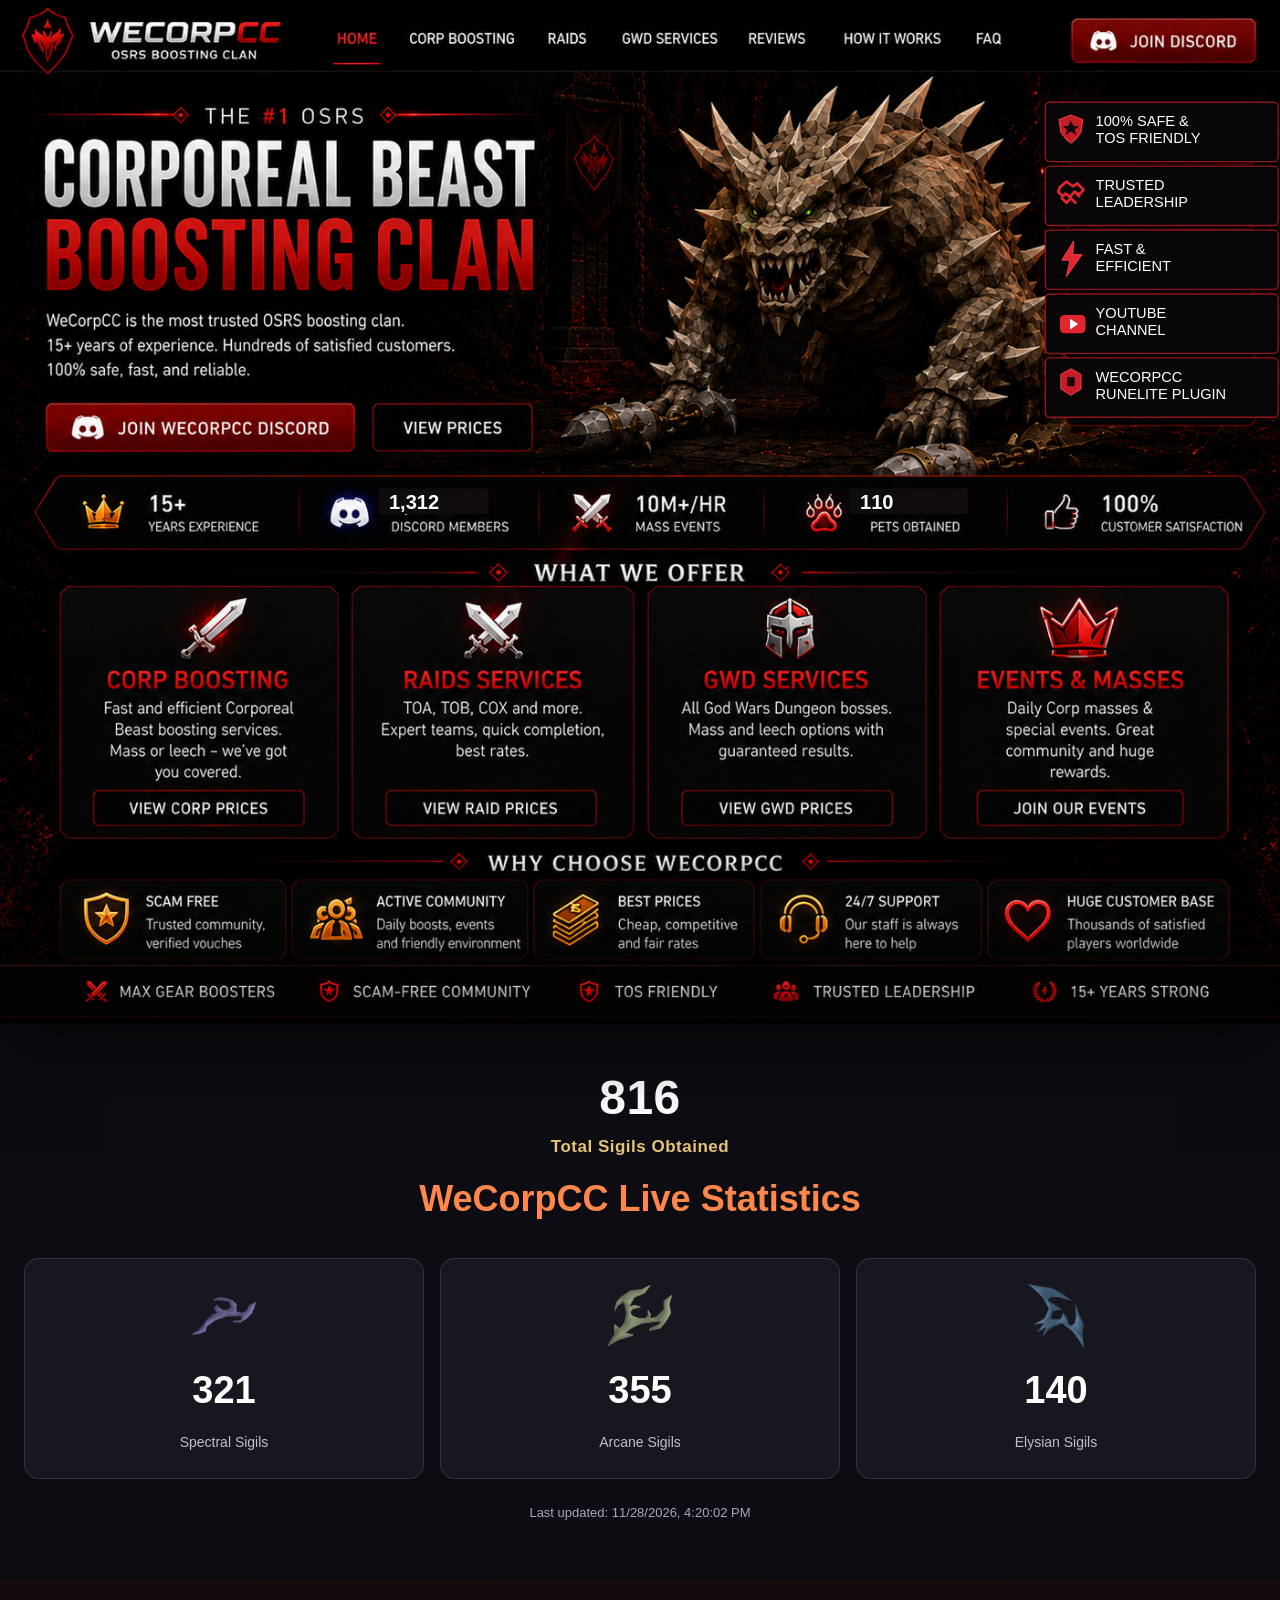
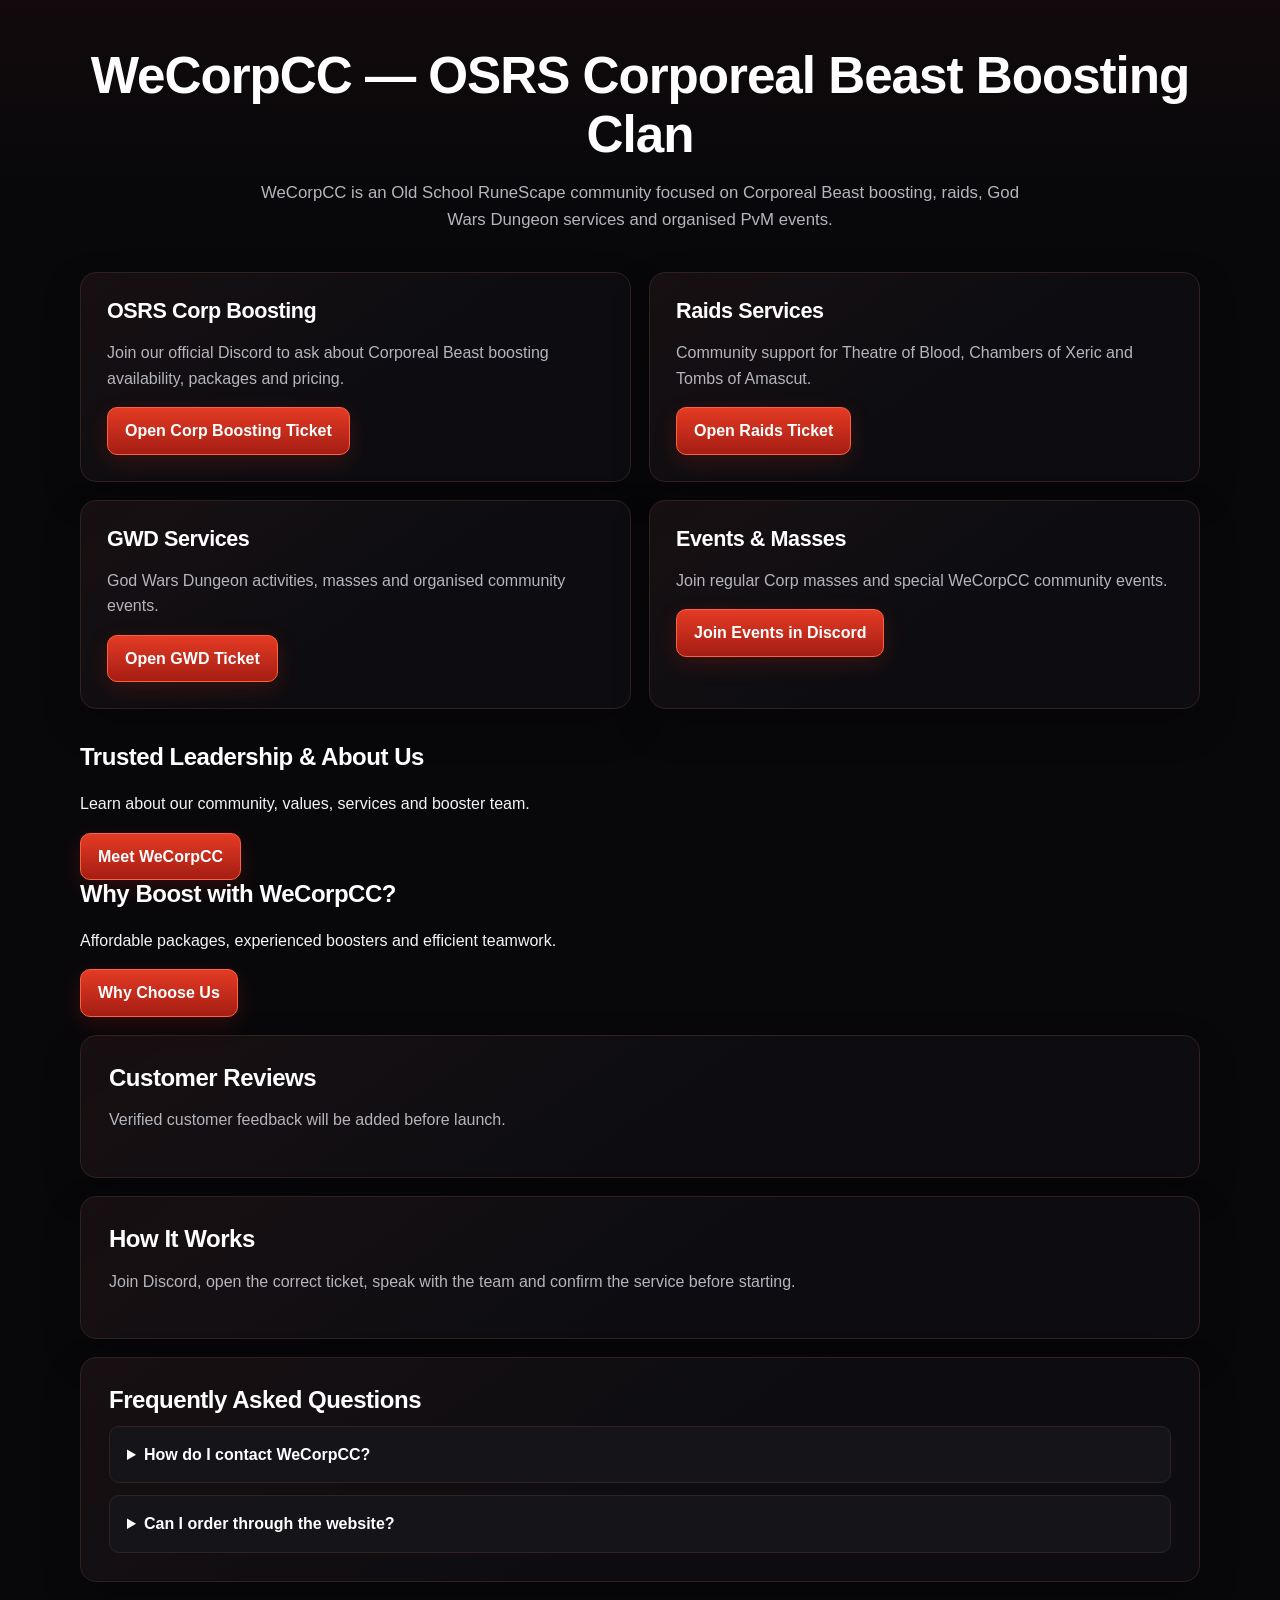
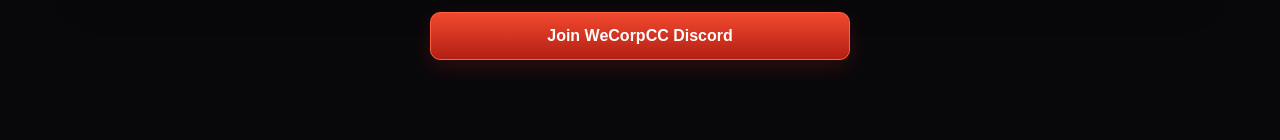
<file: index.html>
<!DOCTYPE html>
<html lang="en">
<head>
  <meta charset="UTF-8">
  <meta name="viewport" content="width=device-width, initial-scale=1.0">
  <meta name="description" content="WeCorpCC — OSRS Corporeal Beast boosting clan, raids, GWD services, reviews and community events.">
  <meta name="keywords" content="OSRS corp boost, Corporeal Beast boosting, WeCorpCC, OSRS raids services, GWD services">
  <meta name="theme-color" content="#050507">
  <title>WeCorpCC | Corporeal Beast Boosting Clan</title>
  <link rel="stylesheet" href="style.css">
</head>
<body>
  <main class="site-shell">
    <svg xmlns="http://www.w3.org/2000/svg" viewBox="0 0 1402 1122" style="display:block;width:100%;height:auto" aria-label="WeCorpCC homepage navigation">
      <image href="assets/wecorpcc-homepage.png" x="0" y="0" width="1402" height="1122" preserveAspectRatio="none" />
      <!-- Live Corp Pet counter in the middle achievement strip -->
      <g aria-label="Live Corp Pets Obtained">
        <rect x="930" y="535" width="130" height="28"
              fill="#100b0e" pointer-events="none"/>
        <text class="live-pet-count"
              x="942" y="558"
              fill="#ffffff"
              font-family="Arial, sans-serif"
              font-size="22"
              font-weight="700"
              pointer-events="none">107</text>
      </g>
      <!-- Live Discord member count over the original artwork -->
      <g aria-label="Live Discord Members">
        <rect x="415" y="535" width="120" height="28"
              fill="#100b0e" pointer-events="none"/>
        <text class="live-discord-count"
              x="426" y="558"
              fill="#ffffff"
              font-family="Arial, sans-serif"
              font-size="22"
              font-weight="700"
              pointer-events="none">1,317</text>
      </g>
      <!-- Five uniform clickable feature panels -->
      <g aria-label="WeCorpCC feature panels">
        <a href="tos-rules.html" aria-label="Safety and Jagex rules">
          <rect x="1145" y="112" width="255" height="65" rx="5" fill="#080607" stroke="#8f171b" stroke-width="1.5"/>
          <path d="M1173 126 L1186 131 L1184 145 Q1179 153 1173 157 Q1167 153 1162 145 L1160 131 Z" fill="#c51d28" stroke="#ff454c" stroke-width="1" pointer-events="none"/>
          <path d="M1173 132 L1176 138 L1182 138 L1177 142 L1179 148 L1173 144 L1167 148 L1169 142 L1164 138 L1170 138 Z" fill="#16090b" pointer-events="none"/>
          <text x="1200" y="138" fill="#ffffff" font-family="Arial, sans-serif" font-size="16" font-weight="500" pointer-events="none">100% SAFE &amp;</text>
          <text x="1200" y="157" fill="#ffffff" font-family="Arial, sans-serif" font-size="16" font-weight="500" pointer-events="none">TOS FRIENDLY</text>
        </a>
        <a href="about-us.html" aria-label="Trusted leadership">
          <rect x="1145" y="182" width="255" height="65" rx="5" fill="#080607" stroke="#8f171b" stroke-width="1.5"/>
          <path d="M1161 205 L1168 199 L1175 204 L1180 201 L1187 208 L1182 213 L1177 210 L1172 216 L1167 212 L1164 215 L1159 210 Z M1163 217 L1168 222 L1172 218 M1172 216 L1178 222 M1177 210 L1182 215" fill="none" stroke="#e1262f" stroke-width="3" stroke-linecap="round" stroke-linejoin="round" pointer-events="none"/>
          <text x="1200" y="208" fill="#ffffff" font-family="Arial, sans-serif" font-size="16" font-weight="500" pointer-events="none">TRUSTED</text>
          <text x="1200" y="227" fill="#ffffff" font-family="Arial, sans-serif" font-size="16" font-weight="500" pointer-events="none">LEADERSHIP</text>
        </a>
        <a href="why-boost-wecorpcc.html" aria-label="Fast and efficient boosting">
          <rect x="1145" y="252" width="255" height="65" rx="5" fill="#080607" stroke="#8f171b" stroke-width="1.5"/>
          <path d="M1176 264 L1163 285 L1172 285 L1168 303 L1185 279 L1175 279 Z" fill="#e1262f" stroke="#ff454c" stroke-width="1" pointer-events="none"/>
          <text x="1200" y="278" fill="#ffffff" font-family="Arial, sans-serif" font-size="16" font-weight="500" pointer-events="none">FAST &amp;</text>
          <text x="1200" y="297" fill="#ffffff" font-family="Arial, sans-serif" font-size="16" font-weight="500" pointer-events="none">EFFICIENT</text>
        </a>
        <a href="https://www.youtube.com/@shimonosrunescape4483" target="_blank" rel="noopener noreferrer" aria-label="WeCorpCC YouTube channel">
          <rect x="1145" y="322" width="255" height="65" rx="5" fill="#080607" stroke="#8f171b" stroke-width="1.5"/>
          <rect x="1161" y="345" width="28" height="20" rx="5" fill="#e1262f" pointer-events="none"/>
          <path d="M1172 349 L1172 361 L1181 355 Z" fill="#ffffff" pointer-events="none"/>
          <text x="1200" y="348" fill="#ffffff" font-family="Arial, sans-serif" font-size="16" font-weight="500" pointer-events="none">YOUTUBE</text>
          <text x="1200" y="367" fill="#ffffff" font-family="Arial, sans-serif" font-size="16" font-weight="500" pointer-events="none">CHANNEL</text>
        </a>
        <a href="https://runelite.net/plugin-hub/show/wecorpcc" target="_blank" rel="noopener noreferrer" aria-label="WeCorpCC RuneLite plugin">
          <rect x="1145" y="392" width="255" height="65" rx="5" fill="#080607" stroke="#8f171b" stroke-width="1.5"/>
          <path d="M1173 404 L1184 410 L1184 426 L1173 433 L1162 426 L1162 410 Z" fill="#c51d28" stroke="#ff454c" stroke-width="1" pointer-events="none"/>
          <path d="M1169 413 L1177 413 L1177 423 L1169 423 Z" fill="#16090b" pointer-events="none"/>
          <text x="1200" y="418" fill="#ffffff" font-family="Arial, sans-serif" font-size="16" font-weight="500" pointer-events="none">WECORPCC</text>
          <text x="1200" y="437" fill="#ffffff" font-family="Arial, sans-serif" font-size="16" font-weight="500" pointer-events="none">RUNELITE PLUGIN</text>
        </a>
      </g>
      <!-- Top navigation -->
      <a href="#home" aria-label="Home"><rect x="359" y="25" width="56" height="34" fill="transparent" pointer-events="all"/></a>
      <a href="corp-boosting.html" aria-label="Corp Boosting"><rect x="432" y="25" width="133" height="34" fill="transparent" pointer-events="all"/></a>
      <a href="raids-boosting.html" aria-label="Raids"><rect x="582" y="25" width="63" height="34" fill="transparent" pointer-events="all"/></a>
      <a href="gwd-boosting.html" aria-label="GWD Services"><rect x="662" y="25" width="122" height="34" fill="transparent" pointer-events="all"/></a>
      <a href="#reviews" aria-label="Reviews"><rect x="799" y="25" width="80" height="34" fill="transparent" pointer-events="all"/></a>
      <a href="#how" aria-label="How It Works"><rect x="902" y="25" width="122" height="34" fill="transparent" pointer-events="all"/></a>
     <a href="faq.html" aria-label="FAQ">
  <rect x="1039" y="25" width="49" height="34" fill="transparent" pointer-events="all"/>
</a>
      <!-- Discord buttons -->
      <a href="https://discord.gg/HXAknJguVH" target="_blank" rel="noopener" aria-label="Join Discord"><rect x="1151" y="20" width="199" height="48" fill="transparent" pointer-events="all"/></a>
      <a href="https://discord.gg/HXAknJguVH" target="_blank" rel="noopener" aria-label="Join WeCorpCC Discord"><rect x="49" y="433" width="332" height="53" fill="transparent" pointer-events="all"/></a>
      <!-- Main VIEW PRICES button -->
      <a href="corp-boosting.html" aria-label="View Prices"><rect x="401" y="433" width="171" height="53" fill="transparent" pointer-events="all"/></a>
      <!-- Four service buttons -->
      <a href="corp-boosting.html" aria-label="View Corp Prices"><rect x="100" y="849" width="227" height="39" fill="transparent" pointer-events="all"/></a>
      <a href="raids-boosting.html" aria-label="View Raid Prices"><rect x="414" y="849" width="228" height="39" fill="transparent" pointer-events="all"/></a>
      <a href="gwd-boosting.html" aria-label="View GWD Prices"><rect x="732" y="849" width="228" height="39" fill="transparent" pointer-events="all"/></a>
      <a href="https://discord.gg/HXAknJguVH" target="_blank" rel="noopener" aria-label="Join Our Events"><rect x="1045" y="849" width="228" height="39" fill="transparent" pointer-events="all"/></a>
    </svg>
  </main>

  <section class="live-stats" aria-labelledby="stats-title">
    <p class="stats-achievement">
      <span id="stat-total-heading">817</span>
      <span>Total Sigils Obtained</span>
    </p>
    <h2 id="stats-title">WeCorpCC Live Statistics</h2>
    <div class="live-stats-grid">
      <div><img class="sigil-icon" src="assets/spectral.png" alt="Spectral sigil"><strong id="stat-spectral">—</strong><span>Spectral Sigils</span></div>
      <div><img class="sigil-icon" src="assets/arcane.png" alt="Arcane sigil"><strong id="stat-arcane">—</strong><span>Arcane Sigils</span></div>
      <div><img class="sigil-icon" src="assets/elysian.webp" alt="Elysian sigil"><strong id="stat-elysian">—</strong><span>Elysian Sigils</span></div>


    </div>
    <p id="stats-status" aria-live="polite">Loading statistics...</p>
  </section>
  <script src="live-stats.js" defer></script>
  <section class="seo-content" id="home">
    <div class="content-wrap">
      <h1>WeCorpCC — OSRS Corporeal Beast Boosting Clan</h1>
      <p>WeCorpCC is an Old School RuneScape community focused on Corporeal Beast boosting, raids, God Wars Dungeon services and organised PvM events.</p>
      <div class="seo-grid">
        <article id="corp-boosting"><h2>OSRS Corp Boosting</h2><p>Join our official Discord to ask about Corporeal Beast boosting availability, packages and pricing.</p><a class="service-discord" href="https://discord.gg/HXAknJguVH" target="_blank" rel="noopener">Open Corp Boosting Ticket</a></article>
        <article id="raids"><h2>Raids Services</h2><p>Community support for Theatre of Blood, Chambers of Xeric and Tombs of Amascut.</p><a class="service-discord" href="https://discord.gg/HXAknJguVH" target="_blank" rel="noopener">Open Raids Ticket</a></article>
        <article id="gwd"><h2>GWD Services</h2><p>God Wars Dungeon activities, masses and organised community events.</p><a class="service-discord" href="https://discord.gg/HXAknJguVH" target="_blank" rel="noopener">Open GWD Ticket</a></article>
        <article><h2>Events &amp; Masses</h2><p>Join regular Corp masses and special WeCorpCC community events.</p><a class="service-discord" href="https://discord.gg/HXAknJguVH" target="_blank" rel="noopener">Join Events in Discord</a></article>
      </div>
        <article>
          <h2>Trusted Leadership &amp; About Us</h2>
          <p>Learn about our community, values, services and booster team.</p>
          <a class="service-discord" href="about-us.html">Meet WeCorpCC</a>
        </article>
        <article>
          <h2>Why Boost with WeCorpCC?</h2>
          <p>Affordable packages, experienced boosters and efficient teamwork.</p>
          <a class="service-discord" href="why-boost-wecorpcc.html">Why Choose Us</a>
        </article>
      <section id="reviews"><h2>Customer Reviews</h2><p>Verified customer feedback will be added before launch.</p></section>
      <section id="how"><h2>How It Works</h2><p>Join Discord, open the correct ticket, speak with the team and confirm the service before starting.</p></section>
      <section id="faq"><h2>Frequently Asked Questions</h2><details><summary>How do I contact WeCorpCC?</summary><p>Use the official Discord invite on this page.</p></details><details><summary>Can I order through the website?</summary><p>The first version directs customers to Discord for tickets and communication.</p></details></section>
      <a class="mobile-discord" href="https://discord.gg/HXAknJguVH" target="_blank" rel="noopener">Join WeCorpCC Discord</a>
    </div>
  </section>
</body>
</html>
</file>
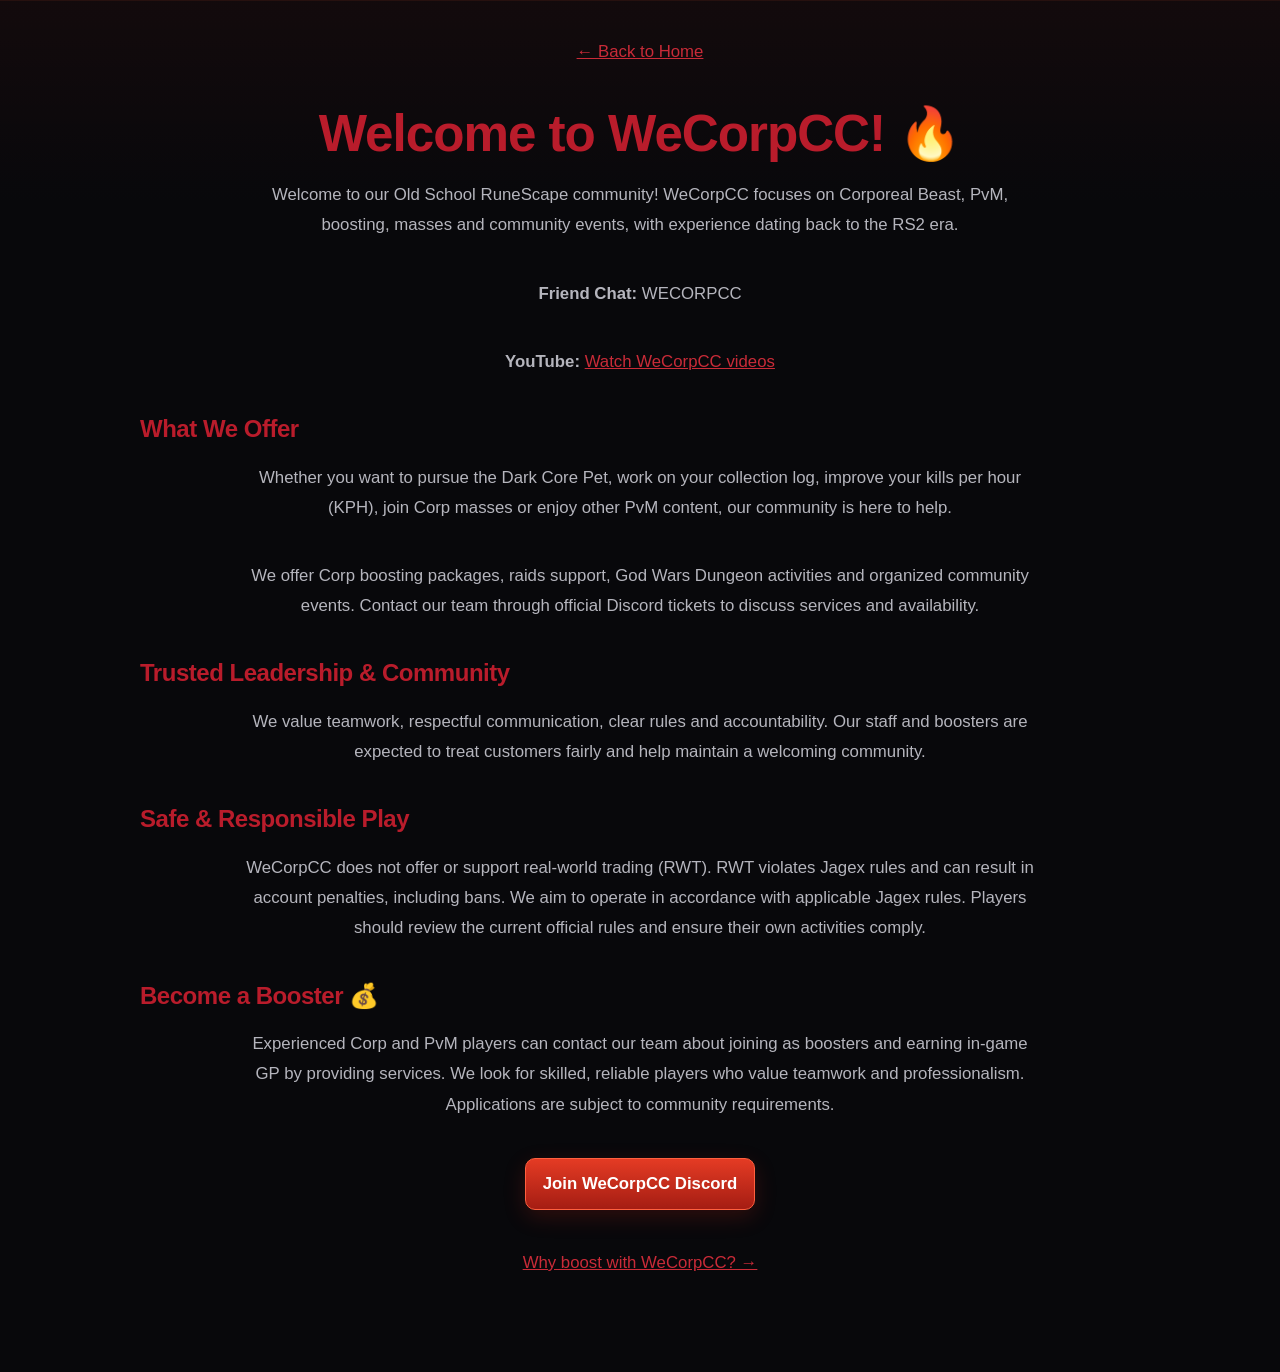
<file: about-us.html>
<!doctype html>
<html lang="en">
<head>
<meta charset="utf-8">
<meta name="viewport" content="width=device-width, initial-scale=1">
<meta name="description" content="Meet WeCorpCC, an established OSRS community focused on Corp boosting, PvM, community events and responsible play.">
<title>About WeCorpCC | Trusted Leadership</title>
<link rel="stylesheet" href="style.css">
</head>
<body>
<main class="seo-content info-page"><div class="content-wrap">
<p><a href="index.html">← Back to Home</a></p>
<h1>Welcome to WeCorpCC! 🔥</h1>
<p>Welcome to our Old School RuneScape community! WeCorpCC focuses on Corporeal Beast, PvM, boosting, masses and community events, with experience dating back to the RS2 era.</p>
<p><strong>Friend Chat:</strong> WECORPCC</p>
<p><strong>YouTube:</strong> <a href="https://www.youtube.com/channel/UCNytOgBNGrivy-Alo2gRt9g/videos" target="_blank" rel="noopener noreferrer">Watch WeCorpCC videos</a></p>
<h2>What We Offer</h2>
<p>Whether you want to pursue the Dark Core Pet, work on your collection log, improve your kills per hour (KPH), join Corp masses or enjoy other PvM content, our community is here to help.</p>
<p>We offer Corp boosting packages, raids support, God Wars Dungeon activities and organized community events. Contact our team through official Discord tickets to discuss services and availability.</p>
<h2>Trusted Leadership &amp; Community</h2>
<p>We value teamwork, respectful communication, clear rules and accountability. Our staff and boosters are expected to treat customers fairly and help maintain a welcoming community.</p>
<h2>Safe &amp; Responsible Play</h2>
<p>WeCorpCC does not offer or support real-world trading (RWT). RWT violates Jagex rules and can result in account penalties, including bans. We aim to operate in accordance with applicable Jagex rules. Players should review the current official rules and ensure their own activities comply.</p>
<h2>Become a Booster 💰</h2>
<p>Experienced Corp and PvM players can contact our team about joining as boosters and earning in-game GP by providing services. We look for skilled, reliable players who value teamwork and professionalism. Applications are subject to community requirements.</p>
<p><a class="service-discord" href="https://discord.gg/HXAknJguVH" target="_blank" rel="noopener noreferrer">Join WeCorpCC Discord</a></p>
<p><a href="why-boost-wecorpcc.html">Why boost with WeCorpCC? →</a></p>
</div></main>
</body>
</html>
</file>
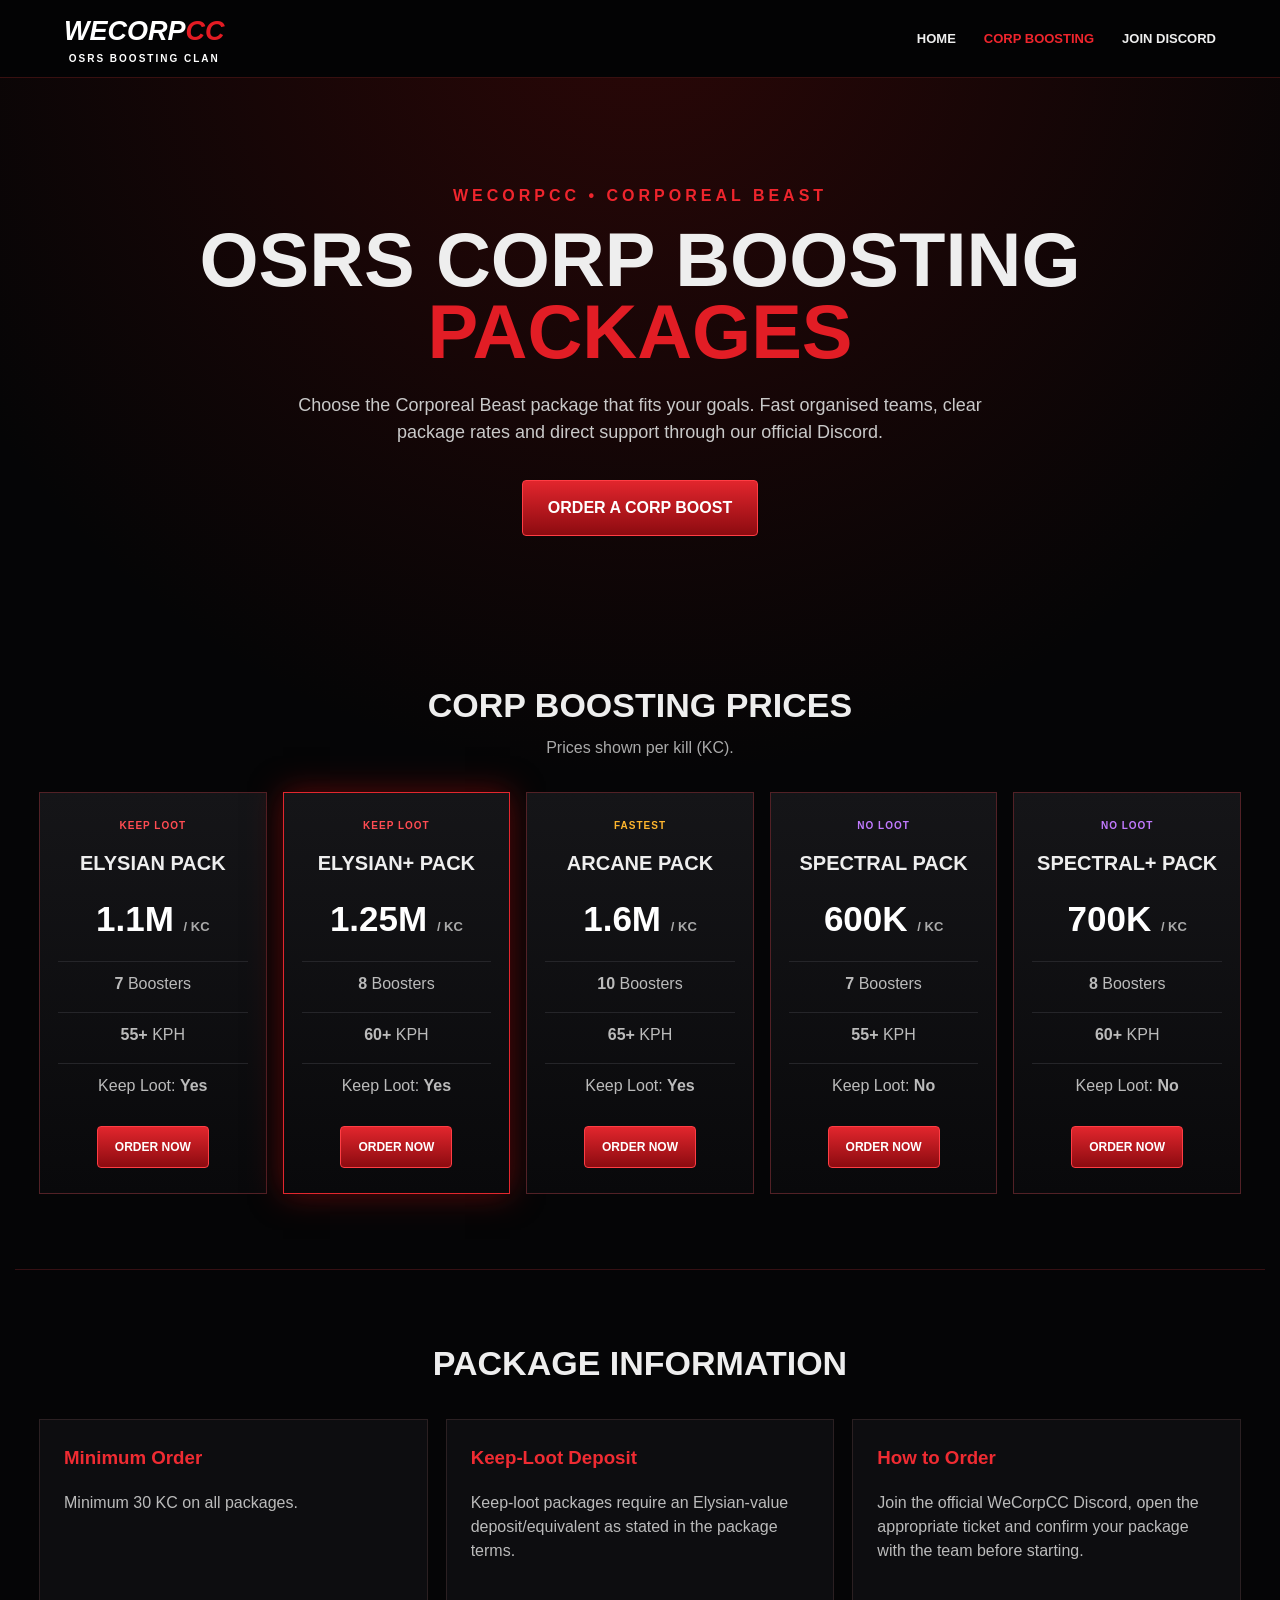
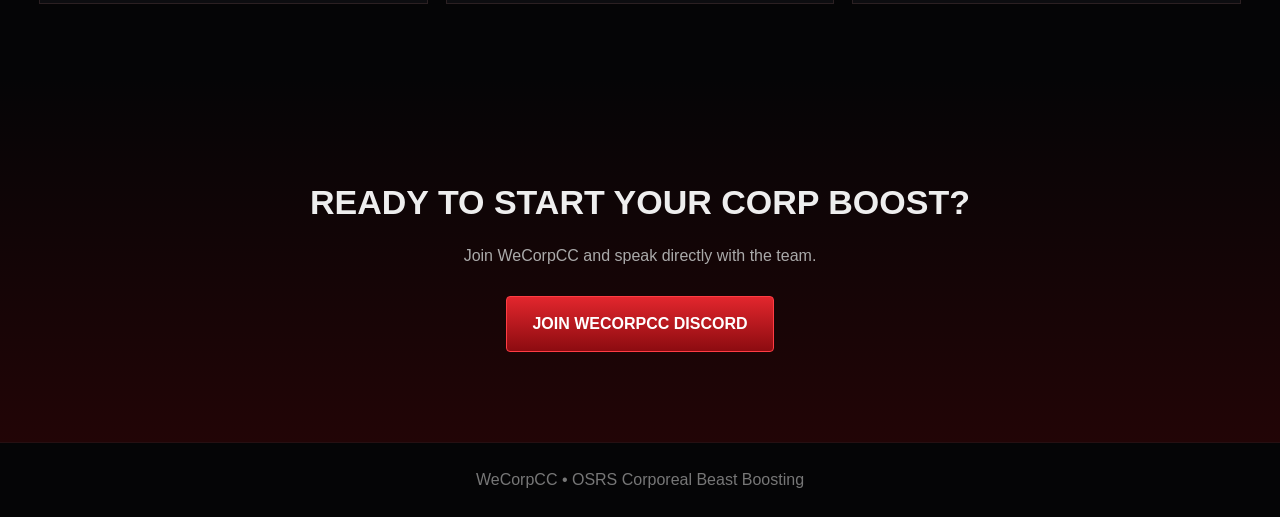
<file: corp-boosting.html>
<!doctype html>
<html lang="en">
<head>
<meta charset="utf-8">
<meta name="viewport" content="width=device-width,initial-scale=1">
<title>OSRS Corp Boosting Prices | WeCorpCC</title>
<meta name="description" content="WeCorpCC OSRS Corporeal Beast boosting packages and prices. Compare Elysian, Arcane and Spectral packages and order through the official WeCorpCC Discord.">
<link rel="stylesheet" href="corp-boosting.css">
</head>
<body>
  
<header>
  <a class="brand" href="index.html">WECORP<span>CC</span><small>OSRS BOOSTING CLAN</small></a>
  <nav><a href="index.html">HOME</a><a class="active" href="corp-boosting.html">CORP BOOSTING</a><a href="https://discord.gg/HXAknJguVH" target="_blank" rel="noopener">JOIN DISCORD</a></nav>
</header>

<main>
<section class="hero">
  <p class="eyebrow">WECORPCC • CORPOREAL BEAST</p>
  <h1>OSRS CORP BOOSTING <span>PACKAGES</span></h1>
  <p>Choose the Corporeal Beast package that fits your goals. Fast organised teams, clear package rates and direct support through our official Discord.</p>
  <a class="primary" href="https://discord.gg/HXAknJguVH" target="_blank" rel="noopener">ORDER A CORP BOOST</a>
</section>

<section class="prices">
  
<h2>CORP BOOSTING PRICES</h2>
<p class="sub">Prices shown per kill (KC).</p>
<div class="grid">
  <article><div class="tag">KEEP LOOT</div><h3>ELYSIAN PACK</h3><div class="price">1.1M <small>/ KC</small></div><p><b>7</b> Boosters</p><p><b>55+</b> KPH</p><p>Keep Loot: <b>Yes</b></p><a href="https://discord.gg/HXAknJguVH" target="_blank" rel="noopener">ORDER NOW</a></article>
  <article class="featured"><div class="tag">KEEP LOOT</div><h3>ELYSIAN+ PACK</h3><div class="price">1.25M <small>/ KC</small></div><p><b>8</b> Boosters</p><p><b>60+</b> KPH</p><p>Keep Loot: <b>Yes</b></p><a href="https://discord.gg/HXAknJguVH" target="_blank" rel="noopener">ORDER NOW</a></article>
  <article><div class="tag gold">FASTEST</div><h3>ARCANE PACK</h3><div class="price">1.6M <small>/ KC</small></div><p><b>10</b> Boosters</p><p><b>65+</b> KPH</p><p>Keep Loot: <b>Yes</b></p><a href="https://discord.gg/HXAknJguVH" target="_blank" rel="noopener">ORDER NOW</a></article>
  <article><div class="tag purple">NO LOOT</div><h3>SPECTRAL PACK</h3><div class="price">600K <small>/ KC</small></div><p><b>7</b> Boosters</p><p><b>55+</b> KPH</p><p>Keep Loot: <b>No</b></p><a href="https://discord.gg/HXAknJguVH" target="_blank" rel="noopener">ORDER NOW</a></article>
  <article><div class="tag purple">NO LOOT</div><h3>SPECTRAL+ PACK</h3><div class="price">700K <small>/ KC</small></div><p><b>8</b> Boosters</p><p><b>60+</b> KPH</p><p>Keep Loot: <b>No</b></p><a href="https://discord.gg/HXAknJguVH" target="_blank" rel="noopener">ORDER NOW</a></article>
</div>
</section>

<section class="info">
<h2>PACKAGE INFORMATION</h2>
<div class="info-grid">
<div><h3>Minimum Order</h3><p>Minimum 30 KC on all packages.</p></div>
<div><h3>Keep-Loot Deposit</h3><p>Keep-loot packages require an Elysian-value deposit/equivalent as stated in the package terms.</p></div>
<div><h3>How to Order</h3><p>Join the official WeCorpCC Discord, open the appropriate ticket and confirm your package with the team before starting.</p></div>
</div>
</section>

<section class="cta"><h2>READY TO START YOUR CORP BOOST?</h2><p>Join WeCorpCC and speak directly with the team.</p><a class="primary" href="https://discord.gg/HXAknJguVH" target="_blank" rel="noopener">JOIN WECORPCC DISCORD</a></section>
</main>
<footer>WeCorpCC • OSRS Corporeal Beast Boosting</footer>
</body>
</html>
</file>
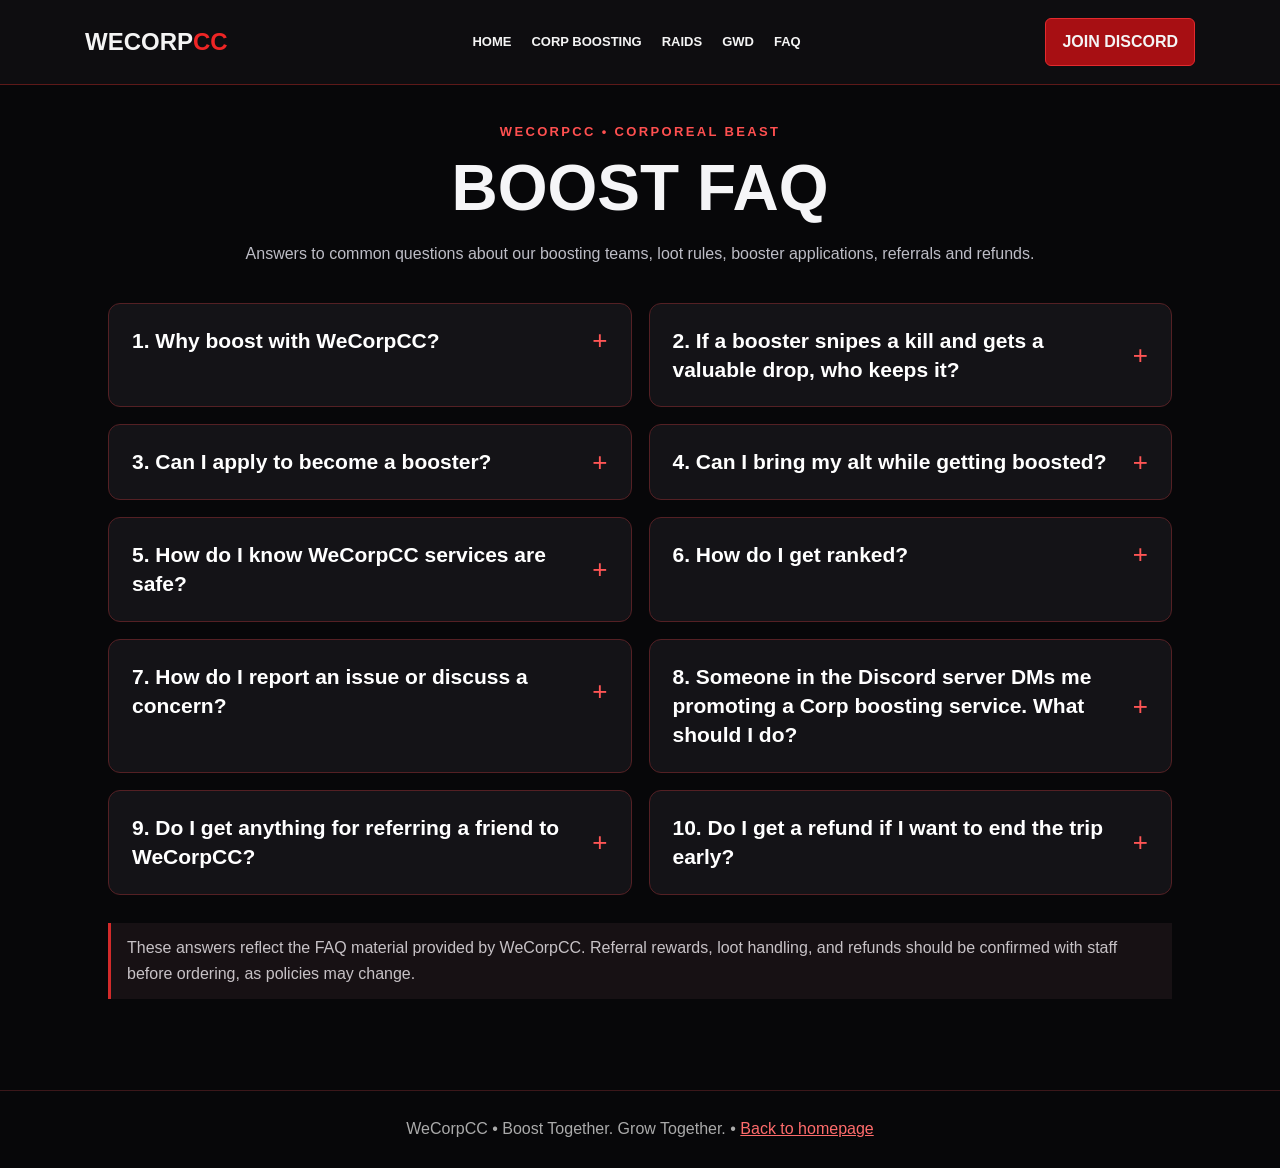
<file: faq.html>
<!doctype html>
<html lang="en">
<head>
<meta charset="utf-8">
<meta name="viewport" content="width=device-width,initial-scale=1">
<meta name="description" content="WeCorpCC Corporeal Beast boosting FAQ: loot, boosters, alts, safety, ranks, referrals, refunds and support.">
<title>Boost FAQ | WeCorpCC</title>
<style>
:root{color-scheme:dark}*{box-sizing:border-box}html{scroll-behavior:smooth}body{margin:0;background:#070709;color:#f5f5f7;font:16px/1.65 Arial,Helvetica,sans-serif}header{border-bottom:1px solid #5d1919;background:#0e0d10}nav{max-width:1150px;margin:auto;padding:18px 20px;display:flex;align-items:center;justify-content:space-between;gap:16px;flex-wrap:wrap}nav a{color:#f4f4f4;text-decoration:none;font-weight:bold}nav a:hover{color:#ff4545}.brand{font-size:24px;font-weight:900}.brand span{color:#ef2525}.navlinks{display:flex;flex-wrap:wrap;gap:20px;font-size:13px}.discord{background:#a70f13;padding:10px 16px;border-radius:6px;border:1px solid #e32a2e}main{max-width:1100px;margin:auto;padding:36px 18px 75px}.intro{text-align:center;margin:0 auto 35px;max-width:800px}.eyebrow{color:#ff5050;text-transform:uppercase;letter-spacing:.18em;font-weight:bold;font-size:13px}h1{font-size:clamp(36px,6vw,64px);line-height:1.1;margin:10px 0 18px}h2{font-size:21px;line-height:1.4;margin:0;color:#fff}.intro p{color:#bdbdc6}.faq-grid{display:grid;grid-template-columns:repeat(2,minmax(0,1fr));gap:17px}.faq-card{background:#141317;border:1px solid #542024;border-radius:12px;overflow:hidden}.faq-card[open]{border-color:#a92b30}.faq-card summary{cursor:pointer;list-style:none;padding:22px 23px;display:flex;gap:14px;justify-content:space-between;align-items:center}.faq-card summary::-webkit-details-marker{display:none}.faq-card summary:after{content:'+';color:#ff5555;font-size:26px;line-height:1}.faq-card[open] summary:after{content:'−'}.answer{border-top:1px solid #3b2729;padding:2px 23px 19px;color:#d5d4da}.answer p{margin:14px 0}.answer strong{color:#fff}.notice{border-left:3px solid #d22a2a;padding:12px 16px;background:#171114;margin-top:28px;color:#c7c2c6}.footer{border-top:1px solid #3b171a;text-align:center;padding:25px;color:#aaa}.footer a{color:#ff6c6c}@media(max-width:720px){.faq-grid{grid-template-columns:1fr}nav{justify-content:center}.navlinks{justify-content:center}main{padding-top:25px}}
</style>
</head>
<body>
<header><nav aria-label="Main navigation"><a class="brand" href="index.html">WECORP<span>CC</span></a><div class="navlinks"><a href="index.html">HOME</a><a href="corp-boosting.html">CORP BOOSTING</a><a href="raids-boosting.html">RAIDS</a><a href="gwd-boosting.html">GWD</a><a href="faq.html" aria-current="page">FAQ</a></div><a class="discord" href="https://discord.gg/HXAknJguVH" target="_blank" rel="noopener noreferrer">JOIN DISCORD</a></nav></header>
<main>
<section class="intro"><div class="eyebrow">WeCorpCC • Corporeal Beast</div><h1>BOOST FAQ</h1><p>Answers to common questions about our boosting teams, loot rules, booster applications, referrals and refunds.</p></section>
<section class="faq-grid" aria-label="Boost frequently asked questions">
<details class="faq-card"><summary><h2>1. Why boost with WeCorpCC?</h2></summary><div class="answer"><p>Unlike services that use one booster on many accounts to solo-boost a client, WeCorpCC groups approximately <strong>7–10 individual players</strong> to help boost each client. Boosting with us supports real players working together toward their in-game goals.</p></div></details>
<details class="faq-card"><summary><h2>2. If a booster snipes a kill and gets a valuable drop, who keeps it?</h2></summary><div class="answer"><p>If a booster snipes a kill by out-DPSing the client, the drop will be traded to the client or left on the ground for them to loot.</p><p>If the client was not present for at least <strong>60% of the fight</strong>, the boosters keep the loot and split it among themselves. <strong>The loot is not FFA unless agreed upon.</strong></p></div></details>
<details class="faq-card"><summary><h2>3. Can I apply to become a booster?</h2></summary><div class="answer"><p>Yes. If you meet the required boosting gear and combat-level requirements, visit <strong>#role-picker</strong> in the Boosting section of our Discord and choose the applicable role.</p><p>You may also use multiple eligible accounts to fill ticket roles; payment is made per account.</p></div></details>
<details class="faq-card"><summary><h2>4. Can I bring my alt while getting boosted?</h2></summary><div class="answer"><p>Yes, as long as your alternate account meets the boosting requirements. You may sign up on your own boost using that alt and receive payment for its role, or use it toward a discounted boost.</p><p>Existing boosters have priority when signing up, unless there are not enough boosters available.</p></div></details>
<details class="faq-card"><summary><h2>5. How do I know WeCorpCC services are safe?</h2></summary><div class="answer"><p>WeCorpCC states that its boosting services follow Jagex rules and that the team checks activities for rule compliance. The original FAQ reports more than <strong>1,000 boosted tickets</strong>.</p><p>For any service, review the current terms and discuss questions with staff before ordering.</p></div></details>
<details class="faq-card"><summary><h2>6. How do I get ranked?</h2></summary><div class="answer"><p>Participate actively in boosts and community masses. Administrators consider your involvement and contributions when awarding ranks. Splitting valuable loot, including sigils obtained during masses, can also contribute toward rank consideration.</p></div></details>
<details class="faq-card"><summary><h2>7. How do I report an issue or discuss a concern?</h2></summary><div class="answer"><p>Open a support ticket in the Discord server to contact staff. A team member will assist when available.</p></div></details>
<details class="faq-card"><summary><h2>8. Someone in the Discord server DMs me promoting a Corp boosting service. What should I do?</h2></summary><div class="answer"><p>Inform a staff member or administrator and ignore the unsolicited message. WeCorpCC boosters should <strong>never DM clients to offer boosts</strong>. Discuss boosts only through official ticket channels such as <strong>#ticket-chat</strong> or <strong>#request-corp-boost</strong>.</p></div></details>
<details class="faq-card"><summary><h2>9. Do I get anything for referring a friend to WeCorpCC?</h2></summary><div class="answer"><p>According to the supplied referral policy, if you refer a friend who purchases an <strong>Elysian Pack+</strong>, you receive a one-time <strong>3M GP</strong> commission per referred friend who gets boosted, provided they <strong>mention your referral before the boost</strong> in <strong>#request-corp-boost</strong>.</p><p>For a friend who chooses a <strong>Spectral Pack</strong>, the original FAQ says the one-time referral commission depends on whether they receive a sigil drop:</p><p><strong>Spectral Sigil:</strong> 3M GP<br><strong>Arcane Sigil:</strong> 10M GP<br><strong>Elysian Sigil:</strong> 25M GP</p></div></details>
<details class="faq-card"><summary><h2>10. Do I get a refund if I want to end the trip early?</h2></summary><div class="answer"><p>Refunds depend on the number of kills ordered, the number completed, and when the trip is ended. The supplied policy says a refund may be issued for unfinished kills <strong>after 60 KC</strong>.</p><p><strong>Example from the original FAQ:</strong> If you order 100 KC on an Ely Pack and receive the pet at 40 KC, WeCorpCC keeps 20M GP from the remaining payment and refunds 40M GP if you choose to stop early.</p><p>Confirm the current refund calculation with staff before purchasing or ending a trip.</p></div></details>
</section>
<p class="notice">These answers reflect the FAQ material provided by WeCorpCC. Referral rewards, loot handling, and refunds should be confirmed with staff before ordering, as policies may change.</p>
</main><footer class="footer">WeCorpCC • Boost Together. Grow Together. • <a href="index.html">Back to homepage</a></footer>
</body></html>
</file>
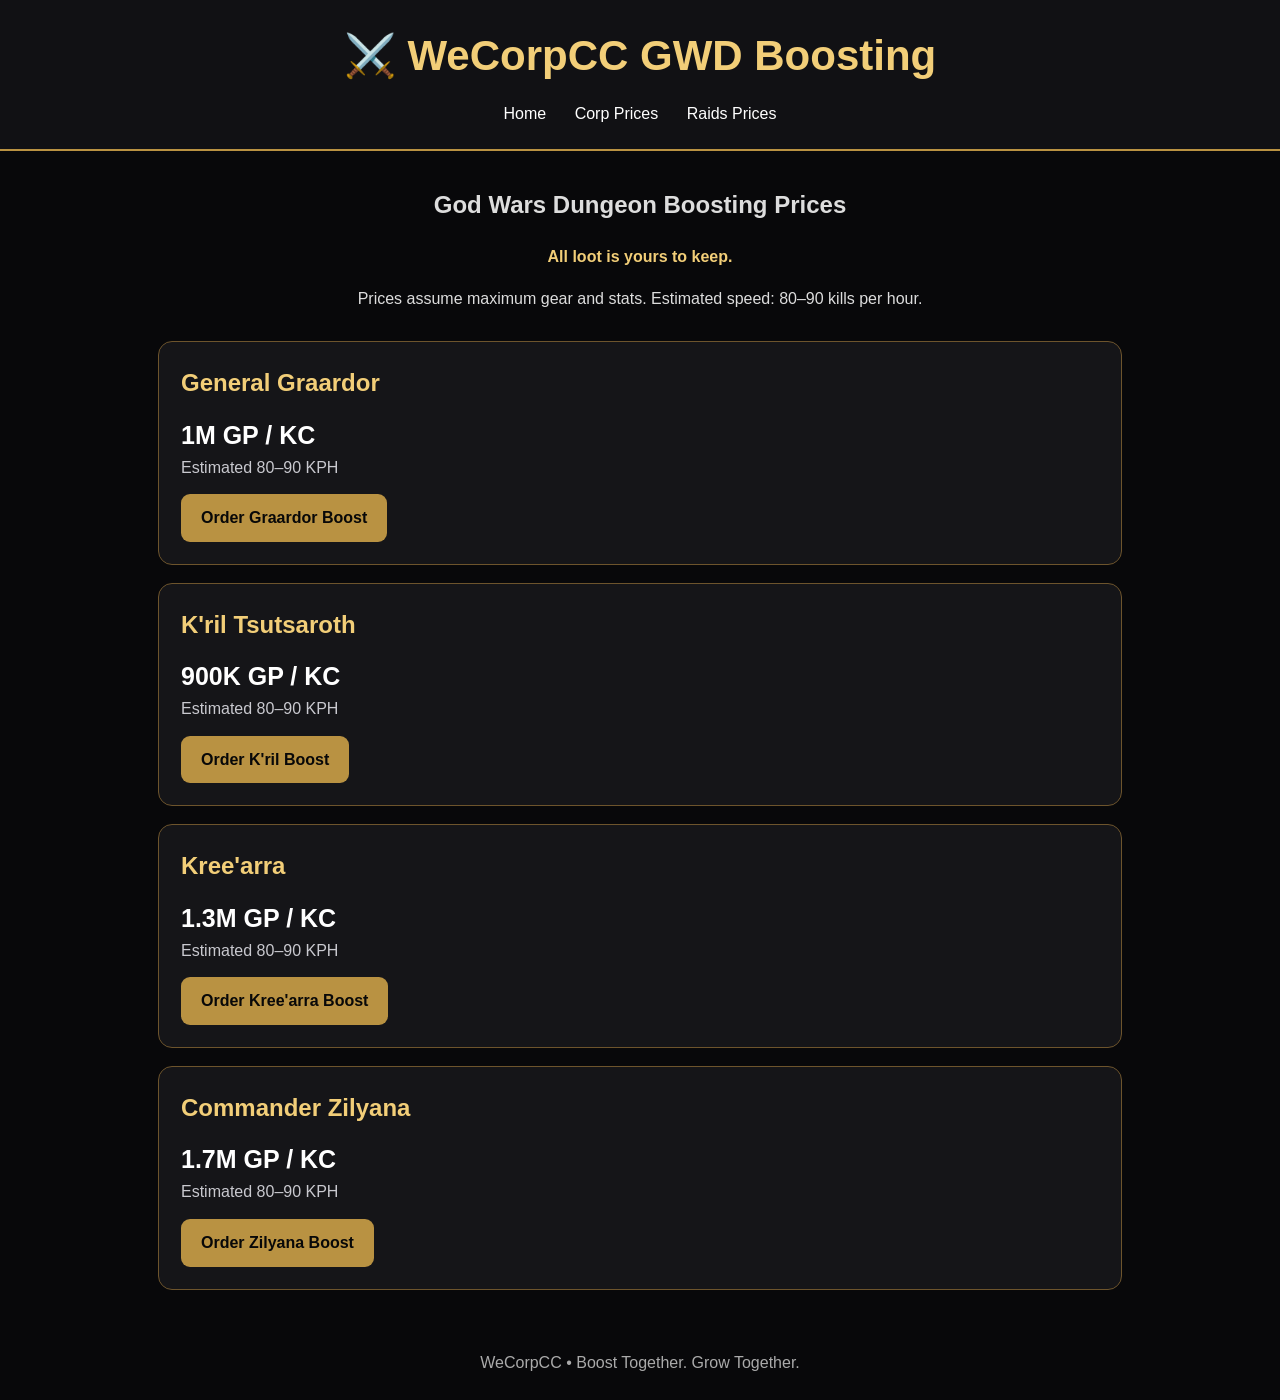
<file: gwd-boosting.html>
<!DOCTYPE html>
<html lang="en">
<head>
  <meta charset="UTF-8">
  <meta name="viewport" content="width=device-width, initial-scale=1.0">
  <meta name="description" content="WeCorpCC OSRS God Wars Dungeon boosting prices for General Graardor, K'ril Tsutsaroth, Kree'arra and Commander Zilyana.">
  <title>GWD Boosting Prices | WeCorpCC</title>
  <style>
    * { box-sizing: border-box; }
    body {
      margin: 0;
      background: #08080a;
      color: #f5f5f5;
      font-family: "Segoe UI", Arial, sans-serif;
      line-height: 1.6;
    }
    header {
      padding: 22px;
      text-align: center;
      background: #111114;
      border-bottom: 2px solid #b99242;
    }
    header h1 {
      margin: 0;
      color: #f2ce78;
      font-size: clamp(26px, 4vw, 42px);
    }
    nav {
      margin-top: 12px;
    }
    nav a {
      color: #fff;
      text-decoration: none;
      margin: 0 12px;
    }
    nav a:hover { color: #f2ce78; }
    main {
      max-width: 1000px;
      margin: 35px auto;
      padding: 0 18px;
    }
    .intro {
      text-align: center;
      margin-bottom: 30px;
      color: #ddd;
    }
    .intro strong { color: #f2ce78; }
    .boss {
      background: #151518;
      border: 1px solid #6d542c;
      border-radius: 14px;
      padding: 22px;
      margin-bottom: 18px;
    }
    .boss h2 {
      margin: 0 0 12px;
      color: #f2ce78;
    }
    .price {
      font-size: 25px;
      font-weight: bold;
      color: #fff;
    }
    .details { color: #c9c9cf; }
    .order {
      display: inline-block;
      margin-top: 14px;
      padding: 11px 20px;
      border-radius: 9px;
      background: #b99242;
      color: #080808;
      text-decoration: none;
      font-weight: 800;
    }
    .order:hover { background: #f2ce78; }
    footer {
      padding: 25px;
      text-align: center;
      color: #aaa;
    }
  </style>
</head>
<body>
  <header>
    <h1>⚔️ WeCorpCC GWD Boosting</h1>
    <nav>
      <a href="index.html">Home</a>
      <a href="corp-boosting.html">Corp Prices</a>
      <a href="raids-boosting.html">Raids Prices</a>
    </nav>
  </header>

  <main>
    <div class="intro">
      <h2>God Wars Dungeon Boosting Prices</h2>
      <p><strong>All loot is yours to keep.</strong></p>
      <p>Prices assume maximum gear and stats. Estimated speed: 80–90 kills per hour.</p>
    </div>

    <section class="boss">
      <h2>General Graardor</h2>
      <div class="price">1M GP / KC</div>
      <div class="details">Estimated 80–90 KPH</div>
      <a class="order" href="https://discord.gg/HXAknJguVH" target="_blank" rel="noopener">Order Graardor Boost</a>
    </section>

    <section class="boss">
      <h2>K'ril Tsutsaroth</h2>
      <div class="price">900K GP / KC</div>
      <div class="details">Estimated 80–90 KPH</div>
      <a class="order" href="https://discord.gg/HXAknJguVH" target="_blank" rel="noopener">Order K'ril Boost</a>
    </section>

    <section class="boss">
      <h2>Kree'arra</h2>
      <div class="price">1.3M GP / KC</div>
      <div class="details">Estimated 80–90 KPH</div>
      <a class="order" href="https://discord.gg/HXAknJguVH" target="_blank" rel="noopener">Order Kree'arra Boost</a>
    </section>

    <section class="boss">
      <h2>Commander Zilyana</h2>
      <div class="price">1.7M GP / KC</div>
      <div class="details">Estimated 80–90 KPH</div>
      <a class="order" href="https://discord.gg/HXAknJguVH" target="_blank" rel="noopener">Order Zilyana Boost</a>
    </section>
  </main>

  <footer>
    WeCorpCC • Boost Together. Grow Together.
  </footer>
</body>
</html>
</file>
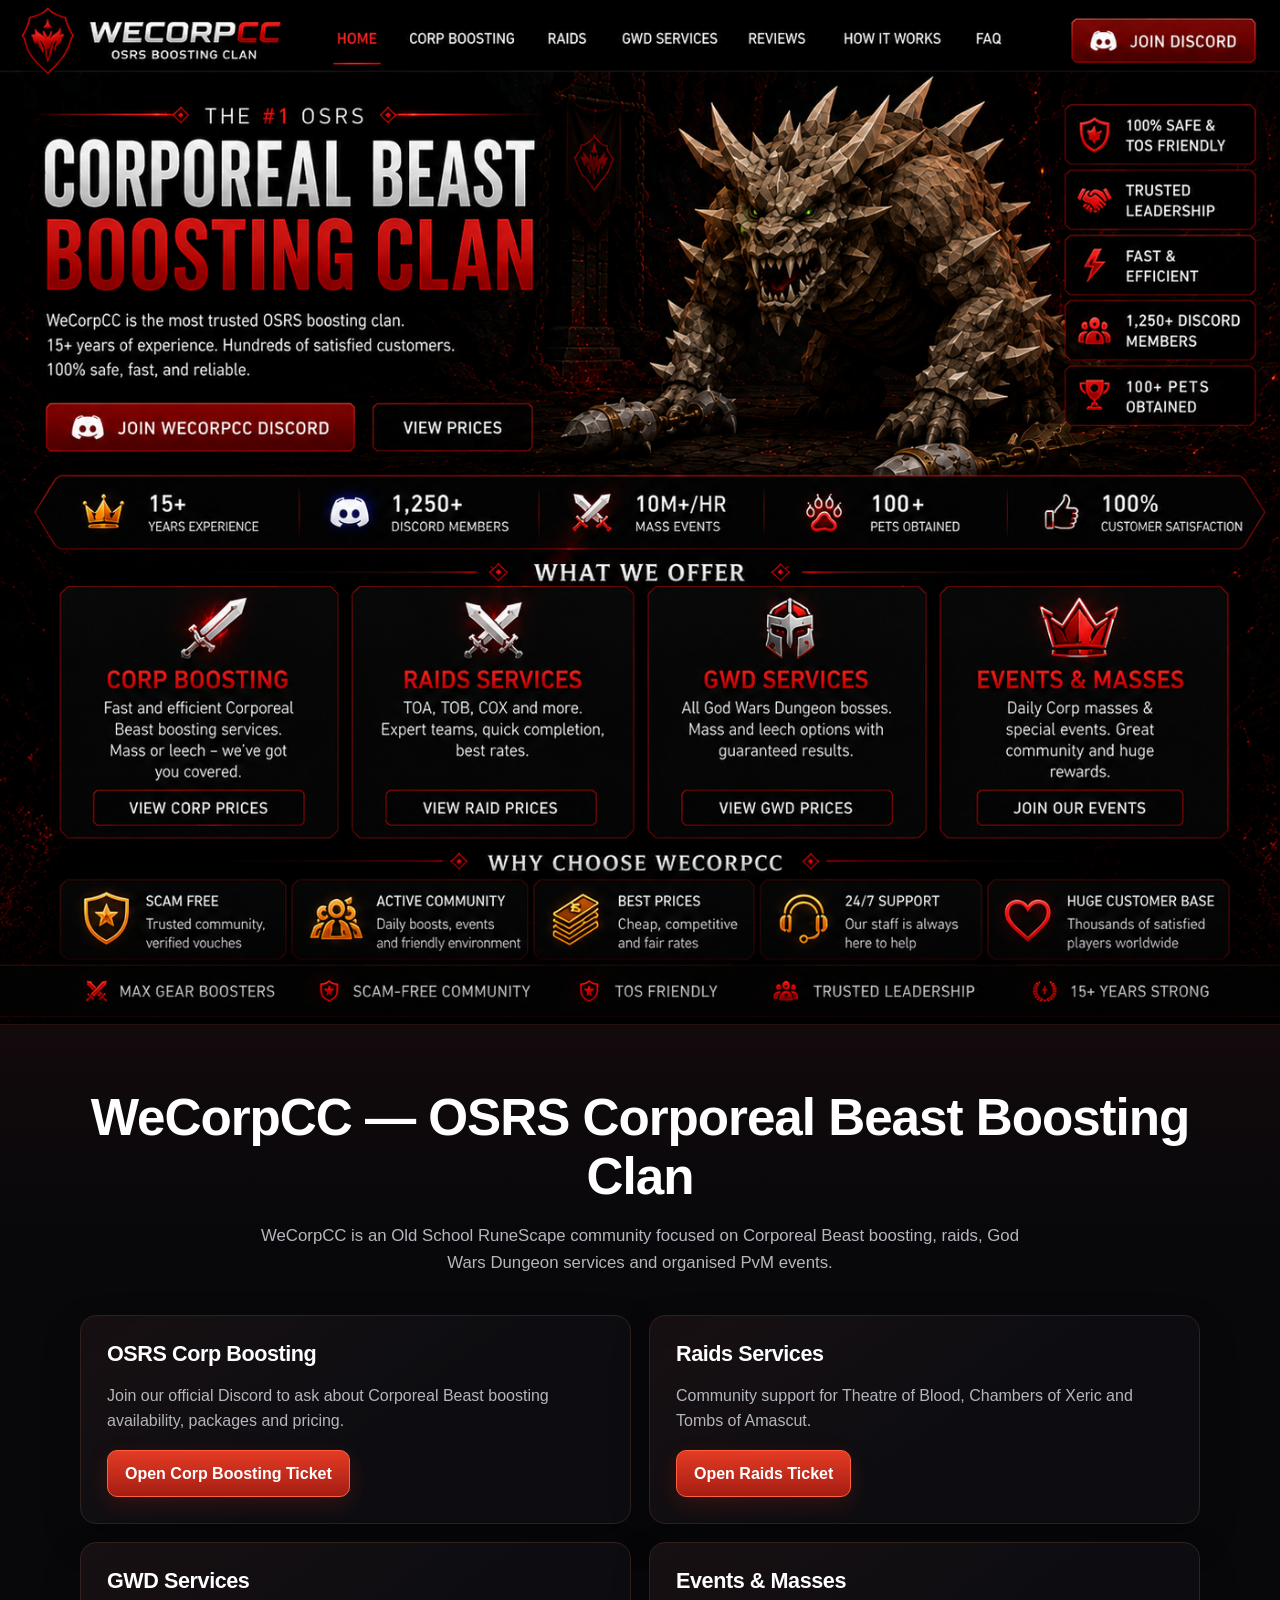
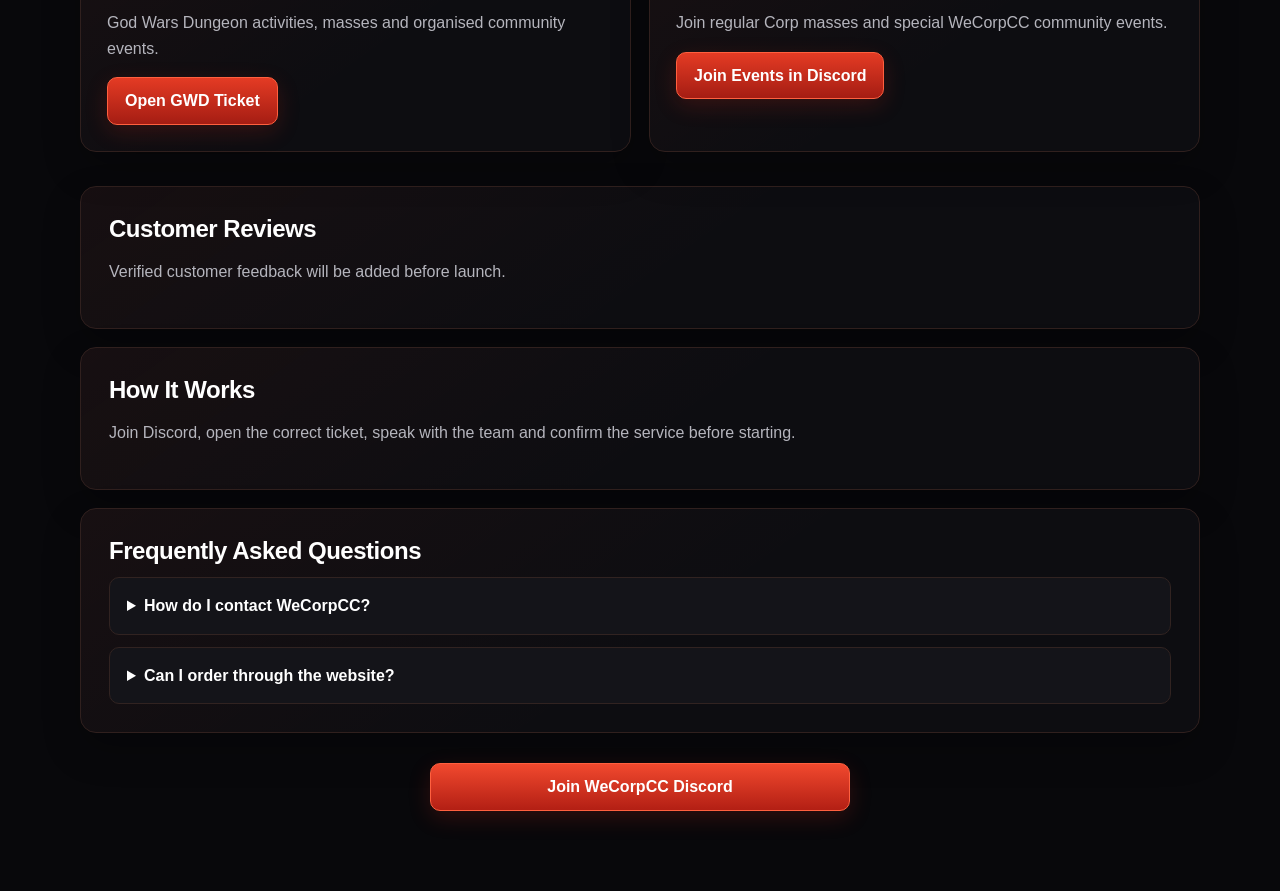
<file: index(2).html>
<!DOCTYPE html>
<html lang="en">
<head>
  <meta charset="UTF-8">
  <meta name="viewport" content="width=device-width, initial-scale=1.0">
  <meta name="description" content="WeCorpCC — OSRS Corporeal Beast boosting clan, raids, GWD services, reviews and community events.">
  <meta name="keywords" content="OSRS corp boost, Corporeal Beast boosting, WeCorpCC, OSRS raids services, GWD services">
  <meta name="theme-color" content="#050507">
  <title>WeCorpCC | Corporeal Beast Boosting Clan</title>
  <link rel="stylesheet" href="style.css">
</head>
<body>
  <main class="site-shell">
    <img
      class="design-image"
      src="assets/wecorpcc-homepage.png"
      alt="WeCorpCC OSRS Corporeal Beast boosting homepage"
    >

    <nav class="hotspots" aria-label="Main navigation">
      <a class="hotspot home" href="#home" aria-label="Home"></a>
      <a class="hotspot corp-nav" href="corp-boosting.html" aria-label="Corp Boosting"></a>
      <a class="hotspot raids-nav" href="#raids" aria-label="Raids"></a>
      <a class="hotspot gwd-nav" href="#gwd" aria-label="GWD Services"></a>
      <a class="hotspot reviews-nav" href="#reviews" aria-label="Reviews"></a>
      <a class="hotspot how-nav" href="#how" aria-label="How It Works"></a>
      <a class="hotspot faq-nav" href="#faq" aria-label="FAQ"></a>

      <a class="hotspot discord-top" href="https://discord.gg/HXAknJguVH" target="_blank" rel="noopener" aria-label="Join Discord"></a>
      <a class="hotspot discord-main" href="https://discord.gg/HXAknJguVH" target="_blank" rel="noopener" aria-label="Join WeCorpCC Discord"></a>
      <a class="hotspot prices-main" href="corp-boosting.html" aria-label="View Corp Boosting Prices"></a>

      <a class="hotspot corp-card" href="corp-boosting.html" aria-label="View Corp Boosting Prices"></a>
      <a class="hotspot raids-card" href="https://discord.gg/HXAknJguVH" target="_blank" rel="noopener" aria-label="View Raid Prices in Discord"></a>
      <a class="hotspot gwd-card" href="https://discord.gg/HXAknJguVH" target="_blank" rel="noopener" aria-label="View GWD Prices in Discord"></a>
      <a class="hotspot events-card" href="https://discord.gg/HXAknJguVH" target="_blank" rel="noopener" aria-label="Join Events"></a>
    </nav>
  </main>

  <section class="seo-content" id="home">
    <div class="content-wrap">
      <h1>WeCorpCC — OSRS Corporeal Beast Boosting Clan</h1>
      <p>
        WeCorpCC is an Old School RuneScape community focused on Corporeal Beast boosting,
        raids, God Wars Dungeon services and organised PvM events.
      </p>

      <div class="seo-grid">
        <article id="corp-boosting">
          <h2>OSRS Corp Boosting</h2>
          <p>Join our official Discord to ask about Corporeal Beast boosting availability, packages and pricing.</p><a class="service-discord" href="https://discord.gg/HXAknJguVH" target="_blank" rel="noopener">Open Corp Boosting Ticket</a>
        </article>

        <article id="raids">
          <h2>Raids Services</h2>
          <p>Community support for Theatre of Blood, Chambers of Xeric and Tombs of Amascut.</p><a class="service-discord" href="https://discord.gg/HXAknJguVH" target="_blank" rel="noopener">Open Raids Ticket</a>
        </article>

        <article id="gwd">
          <h2>GWD Services</h2>
          <p>God Wars Dungeon activities, masses and organised community events.</p><a class="service-discord" href="https://discord.gg/HXAknJguVH" target="_blank" rel="noopener">Open GWD Ticket</a>
        </article>

        <article>
          <h2>Events &amp; Masses</h2>
          <p>Join regular Corp masses and special WeCorpCC community events.</p><a class="service-discord" href="https://discord.gg/HXAknJguVH" target="_blank" rel="noopener">Join Events in Discord</a>
        </article>
      </div>

      <section id="reviews">
        <h2>Customer Reviews</h2>
        <p>Verified customer feedback will be added before launch.</p>
      </section>

      <section id="how">
        <h2>How It Works</h2>
        <p>Join Discord, open the correct ticket, speak with the team and confirm the service before starting.</p>
      </section>

      <section id="faq">
        <h2>Frequently Asked Questions</h2>
        <details>
          <summary>How do I contact WeCorpCC?</summary>
          <p>Use the official Discord invite on this page.</p>
        </details>
        <details>
          <summary>Can I order through the website?</summary>
          <p>The first version directs customers to Discord for tickets and communication.</p>
        </details>
      </section>

      <a class="mobile-discord" href="https://discord.gg/HXAknJguVH" target="_blank" rel="noopener">
        Join WeCorpCC Discord
      </a>
    </div>
  </section>
</body>
</html>
</file>
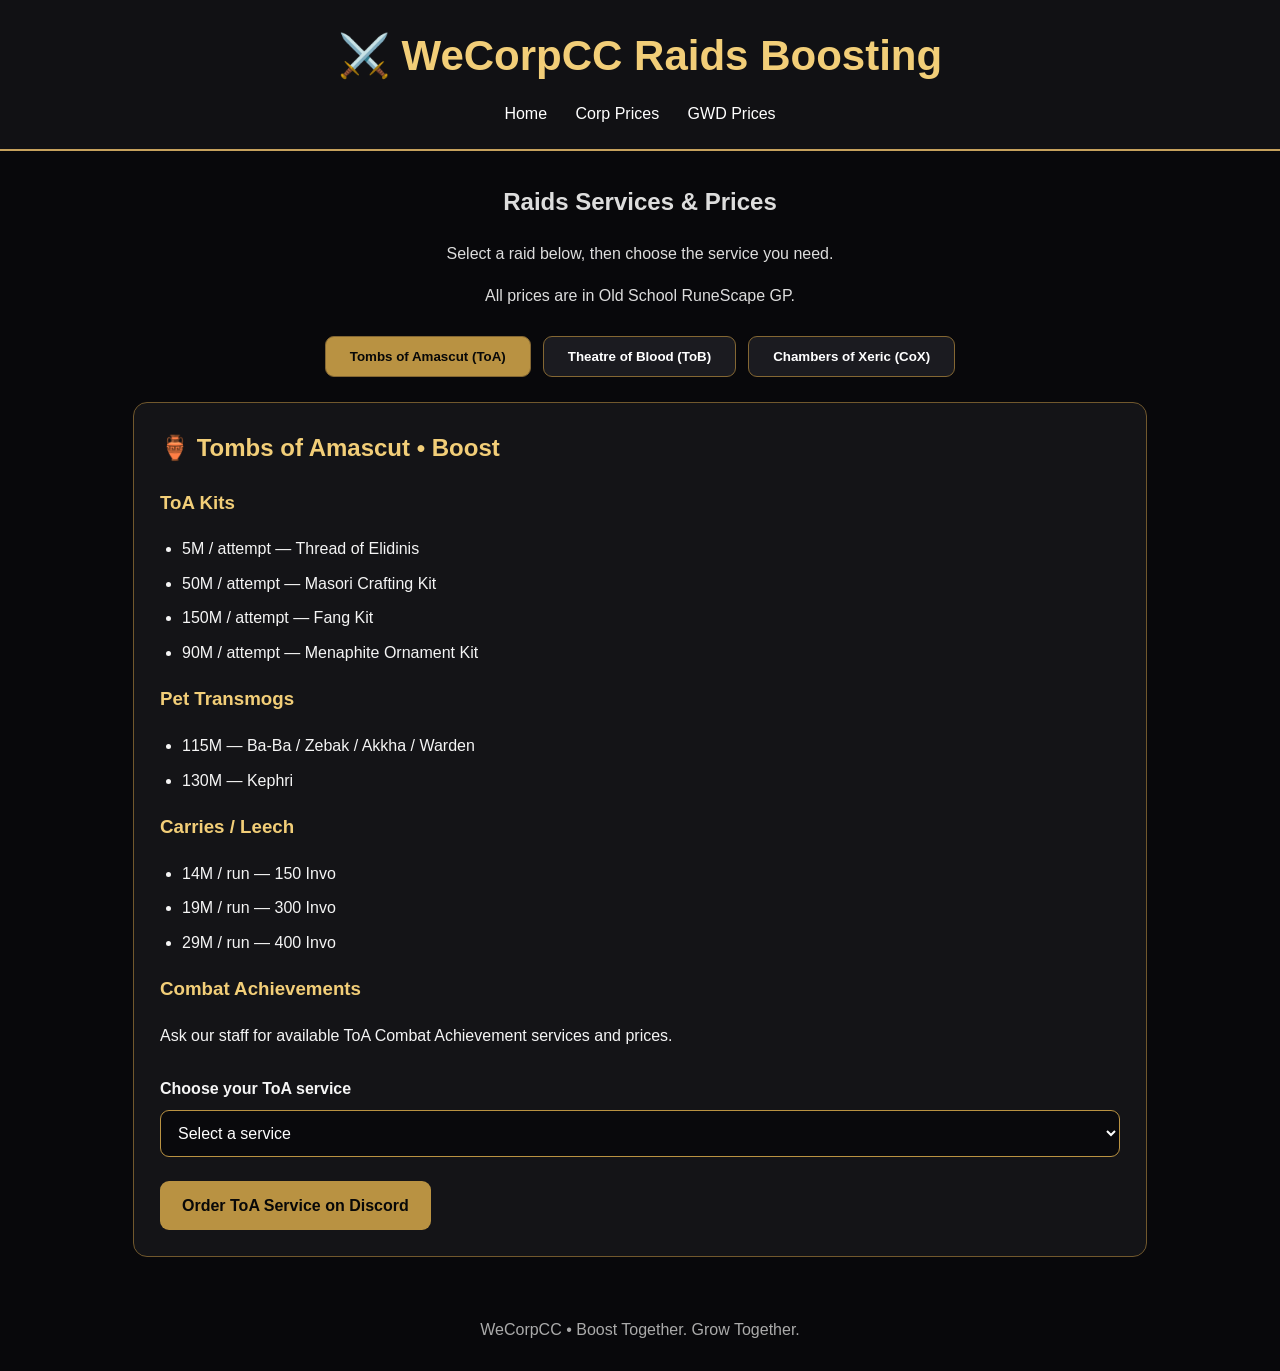
<file: raids-boosting.html>
<!DOCTYPE html>
<html lang="en">
<head>
<meta charset="UTF-8">
<meta name="viewport" content="width=device-width, initial-scale=1">
<meta name="description" content="WeCorpCC OSRS Raids boosting prices for Tombs of Amascut, Theatre of Blood and Chambers of Xeric.">
<title>Raids Boosting Prices | WeCorpCC</title>
<style>
* { box-sizing: border-box; }
body {
  margin: 0;
  background: #08080b;
  color: #f5f5f5;
  font-family: "Segoe UI", Arial, sans-serif;
  line-height: 1.6;
}
header {
  padding: 22px 16px;
  background: #111114;
  border-bottom: 2px solid #c6a15d;
  text-align: center;
}
header h1 {
  margin: 0;
  color: #f2ce78;
  font-size: clamp(26px, 4vw, 42px);
}
nav { margin-top: 12px; }
nav a {
  color: #fff;
  margin: 0 12px;
  text-decoration: none;
}
nav a:hover { color: #f2ce78; }
main {
  max-width: 1050px;
  margin: 32px auto;
  padding: 0 18px;
}
.intro {
  text-align: center;
  margin-bottom: 28px;
  color: #ddd;
}
.raid-tabs {
  display: flex;
  gap: 12px;
  justify-content: center;
  flex-wrap: wrap;
  margin-bottom: 25px;
}
.raid-tabs button {
  padding: 12px 24px;
  background: #1b1b20;
  color: #fff;
  border: 1px solid #846733;
  border-radius: 9px;
  font-weight: 800;
  cursor: pointer;
}
.raid-tabs button.active,
.raid-tabs button:hover {
  background: #b99242;
  color: #080808;
}
.raid-panel {
  display: none;
  background: #141417;
  border: 1px solid #71582d;
  border-radius: 14px;
  padding: 26px;
}
.raid-panel.active { display: block; }
.raid-panel h2, .raid-panel h3 { color: #f2ce78; }
.raid-panel h2 { margin-top: 0; }
.price-list { padding-left: 22px; }
.price-list li { margin: 9px 0; }
label {
  display: block;
  margin-top: 28px;
  margin-bottom: 8px;
  font-weight: 800;
}
select {
  width: 100%;
  padding: 13px;
  border-radius: 9px;
  border: 1px solid #b99242;
  background: #09090c;
  color: white;
  font-size: 16px;
}
.selection-price {
  margin: 14px 0;
  color: #f2ce78;
  font-size: 20px;
  font-weight: 800;
}
.order {
  display: inline-block;
  margin-top: 10px;
  padding: 12px 22px;
  background: #b99242;
  color: #080808;
  border-radius: 9px;
  text-decoration: none;
  font-weight: 800;
}
.order:hover { background: #f2ce78; }
footer {
  text-align: center;
  padding: 28px;
  color: #aaa;
}
@media(max-width:600px) {
  .raid-panel { padding: 18px; }
  nav a { display: inline-block; margin: 5px 8px; }
}
</style>
</head>
<body>

<header>
  <h1>⚔️ WeCorpCC Raids Boosting</h1>
  <nav>
    <a href="index.html">Home</a>
    <a href="corp-boosting.html">Corp Prices</a>
    <a href="gwd-boosting.html">GWD Prices</a>
  </nav>
</header>

<main>
  <div class="intro">
    <h2>Raids Services &amp; Prices</h2>
    <p>Select a raid below, then choose the service you need.</p>
    <p>All prices are in Old School RuneScape GP.</p>
  </div>

  <div class="raid-tabs">
    <button type="button" class="active" data-raid="toa">Tombs of Amascut (ToA)</button>
    <button type="button" data-raid="tob">Theatre of Blood (ToB)</button>
    <button type="button" data-raid="cox">Chambers of Xeric (CoX)</button>
  </div>

  <section class="raid-panel active" id="toa">
    <h2>🏺 Tombs of Amascut • Boost</h2>
    <h3>ToA Kits</h3>
    <ul class="price-list">
      <li>5M / attempt — Thread of Elidinis</li>
      <li>50M / attempt — Masori Crafting Kit</li>
      <li>150M / attempt — Fang Kit</li>
      <li>90M / attempt — Menaphite Ornament Kit</li>
    </ul>
    <h3>Pet Transmogs</h3>
    <ul class="price-list">
      <li>115M — Ba-Ba / Zebak / Akkha / Warden</li>
      <li>130M — Kephri</li>
    </ul>
    <h3>Carries / Leech</h3>
    <ul class="price-list">
      <li>14M / run — 150 Invo</li>
      <li>19M / run — 300 Invo</li>
      <li>29M / run — 400 Invo</li>
    </ul>
    <h3>Combat Achievements</h3>
    <p>Ask our staff for available ToA Combat Achievement services and prices.</p>
    <label for="toa-service">Choose your ToA service</label>
    <select id="toa-service">
      <option value="">Select a service</option>
      <option value="5M / attempt">Thread of Elidinis — 5M / attempt</option>
      <option value="50M / attempt">Masori Crafting Kit — 50M / attempt</option>
      <option value="150M / attempt">Fang Kit — 150M / attempt</option>
      <option value="90M / attempt">Menaphite Ornament Kit — 90M / attempt</option>
      <option value="115M">Ba-Ba / Zebak / Akkha / Warden Transmog — 115M</option>
      <option value="130M">Kephri Transmog — 130M</option>
      <option value="14M / run">150 Invo Carry — 14M / run</option>
      <option value="19M / run">300 Invo Carry — 19M / run</option>
      <option value="29M / run">400 Invo Carry — 29M / run</option>
      <option value="Ask staff">ToA Combat Achievements — Ask staff</option>
    </select>
    <div class="selection-price" id="toa-price" aria-live="polite"></div>
    <a class="order" href="https://discord.gg/HXAknJguVH" target="_blank" rel="noopener">Order ToA Service on Discord</a>
  </section>

  <section class="raid-panel" id="tob">
    <h2>🩸 Theatre of Blood • Boost</h2>
    <h3>KC Services</h3>
    <ul class="price-list">
      <li>15M / KC — Entry Mode</li>
      <li>25M / KC — Standard ToB</li>
      <li>50M / KC — Hard Mode ToB</li>
    </ul>
    <h3>Combat Achievements / Speedruns</h3>
    <p>Ask our staff for available ToB CA, Perfect, regular and Hard Mode speed services.</p>
    <label for="tob-service">Choose your ToB service</label>
    <select id="tob-service">
      <option value="">Select a service</option>
      <option value="15M / KC">Entry Mode — 15M / KC</option>
      <option value="25M / KC">Standard ToB — 25M / KC</option>
      <option value="50M / KC">Hard Mode ToB — 50M / KC</option>
      <option value="Ask staff">Combat Achievements / Speedruns — Ask staff</option>
    </select>
    <div class="selection-price" id="tob-price" aria-live="polite"></div>
    <a class="order" href="https://discord.gg/HXAknJguVH" target="_blank" rel="noopener">Order ToB Service on Discord</a>
  </section>

  <section class="raid-panel" id="cox">
    <h2>🏰 Chambers of Xeric • Boost / Leech</h2>
    <h3>KC Leech — Booster split loot / Client FFA</h3>
    <ul class="price-list">
      <li>8M — Normal Mode KC Leech</li>
      <li>18M — CM KC Leech</li>
    </ul>
    <h3>Full Leech CA Bundles</h3>
    <ul class="price-list">
      <li>75M — 49 CA Points</li>
      <li>115M — 0 Experience Full Leech CA Bundle — 65 CA Points</li>
    </ul>
    <h3>CA / Speed Services</h3>
    <ul class="price-list">
      <li>50M — Trio CoX Speedrunner</li>
      <li>110M — Trio CoX Speedrunner Leech</li>
      <li>90M — Five-Man CoX Speedrunner</li>
      <li>150M — Five-Man CoX Speedrunner Leech</li>
      <li>80M — Trio CoX: CM Speedrunner</li>
      <li>80M — Trio CoX: CM Speedchaser Leech (Master)</li>
      <li>130M — Five-Man CoX: CM Speedrunner</li>
      <li>200M — Five-Man CoX: CM Speedrunner Leech</li>
      <li>40M — Immortal Raid Team</li>
    </ul>
    <label for="cox-service">Choose your CoX service</label>
    <select id="cox-service">
      <option value="">Select a service</option>
      <option value="8M">Normal Mode KC Leech — 8M</option>
      <option value="18M">CM KC Leech — 18M</option>
      <option value="75M">49 CA Points Bundle — 75M</option>
      <option value="115M">65 CA Points Bundle — 115M</option>
      <option value="50M">Trio CoX Speedrunner — 50M</option>
      <option value="110M">Trio CoX Speedrunner Leech — 110M</option>
      <option value="90M">Five-Man CoX Speedrunner — 90M</option>
      <option value="150M">Five-Man CoX Speedrunner Leech — 150M</option>
      <option value="80M">Trio CoX CM Speedrunner — 80M</option>
      <option value="80M">Trio CoX CM Speedchaser Leech — 80M</option>
      <option value="130M">Five-Man CoX CM Speedrunner — 130M</option>
      <option value="200M">Five-Man CoX CM Speedrunner Leech — 200M</option>
      <option value="40M">Immortal Raid Team — 40M</option>
    </select>
    <div class="selection-price" id="cox-price" aria-live="polite"></div>
    <a class="order" href="https://discord.gg/HXAknJguVH" target="_blank" rel="noopener">Order CoX Service on Discord</a>
  </section>
</main>

<footer>WeCorpCC • Boost Together. Grow Together.</footer>

<script>
document.querySelectorAll(".raid-tabs button").forEach(button => {
  button.addEventListener("click", () => {
    document.querySelectorAll(".raid-tabs button").forEach(b => {
      b.classList.remove("active");
    });
    document.querySelectorAll(".raid-panel").forEach(panel => {
      panel.classList.remove("active");
    });
    button.classList.add("active");
    document.getElementById(button.dataset.raid).classList.add("active");
  });
});

["toa", "tob", "cox"].forEach(raid => {
  const select = document.getElementById(raid + "-service");
  const price = document.getElementById(raid + "-price");
  select.addEventListener("change", () => {
    price.textContent = select.value ? "Price: " + select.value : "";
  });
});
</script>
</body>
</html>
</file>
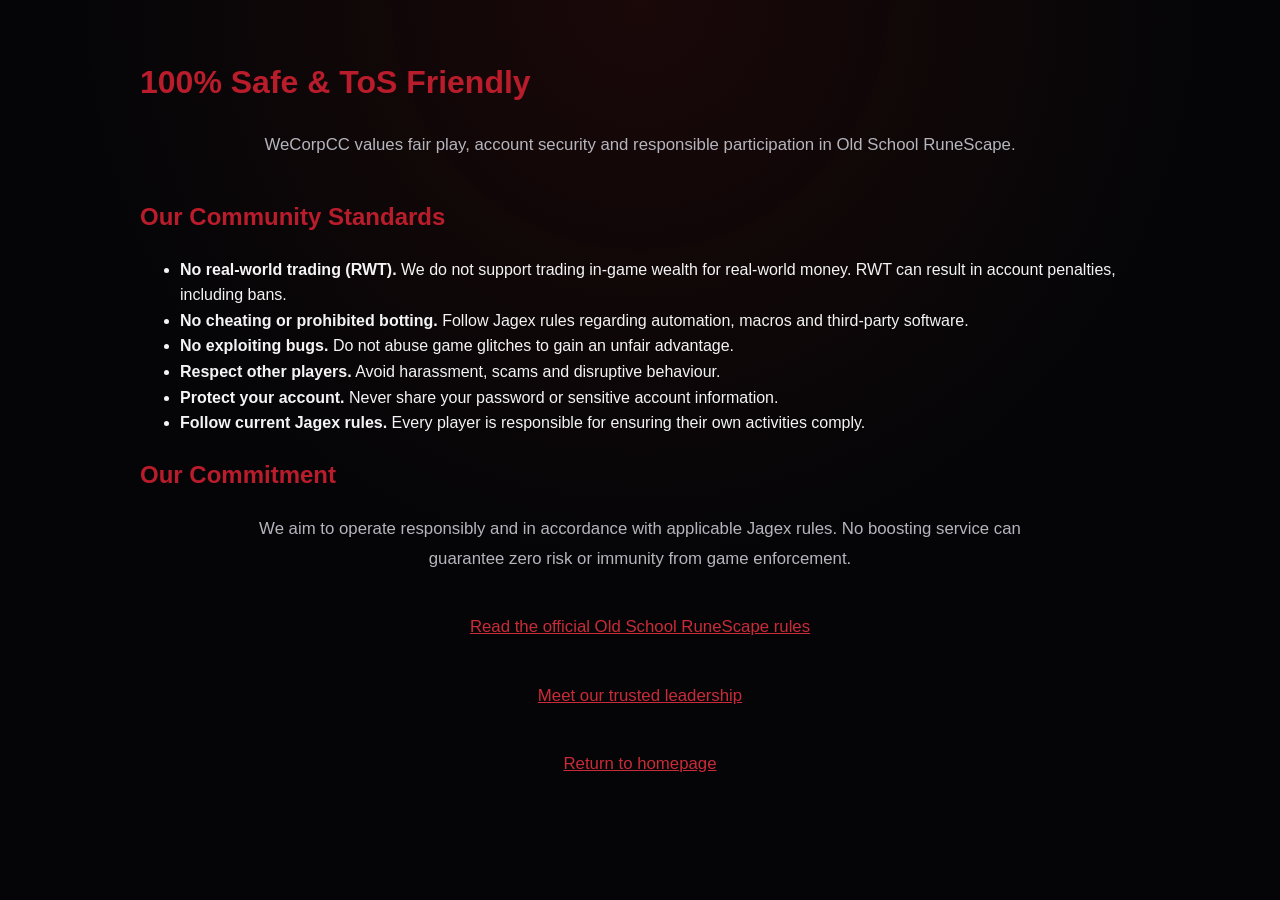
<file: tos-rules.html>
<!doctype html>
<html lang="en">
<head>
  <meta charset="utf-8">
  <meta name="viewport" content="width=device-width, initial-scale=1">
  <meta name="description" content="WeCorpCC community standards and Old School RuneScape rules.">
  <title>Safety &amp; Jagex Rules | WeCorpCC</title>
  <link rel="stylesheet" href="style.css">
</head>
<body>
  <main class="info-page">
    <div class="content-wrap">
      <h1>100% Safe &amp; ToS Friendly</h1>
      <p>WeCorpCC values fair play, account security and responsible participation in Old School RuneScape.</p>

      <h2>Our Community Standards</h2>
      <ul>
        <li><strong>No real-world trading (RWT).</strong> We do not support trading in-game wealth for real-world money. RWT can result in account penalties, including bans.</li>
        <li><strong>No cheating or prohibited botting.</strong> Follow Jagex rules regarding automation, macros and third-party software.</li>
        <li><strong>No exploiting bugs.</strong> Do not abuse game glitches to gain an unfair advantage.</li>
        <li><strong>Respect other players.</strong> Avoid harassment, scams and disruptive behaviour.</li>
        <li><strong>Protect your account.</strong> Never share your password or sensitive account information.</li>
        <li><strong>Follow current Jagex rules.</strong> Every player is responsible for ensuring their own activities comply.</li>
      </ul>

      <h2>Our Commitment</h2>
      <p>We aim to operate responsibly and in accordance with applicable Jagex rules. No boosting service can guarantee zero risk or immunity from game enforcement.</p>

      <p><a href="https://www.jagex.com/en-GB/terms/rules-of-old-school-runescape" target="_blank" rel="noopener noreferrer">Read the official Old School RuneScape rules</a></p>
      <p><a href="about-us.html">Meet our trusted leadership</a></p>
      <p><a href="index.html">Return to homepage</a></p>
    </div>
  </main>
</body>
</html>
</file>
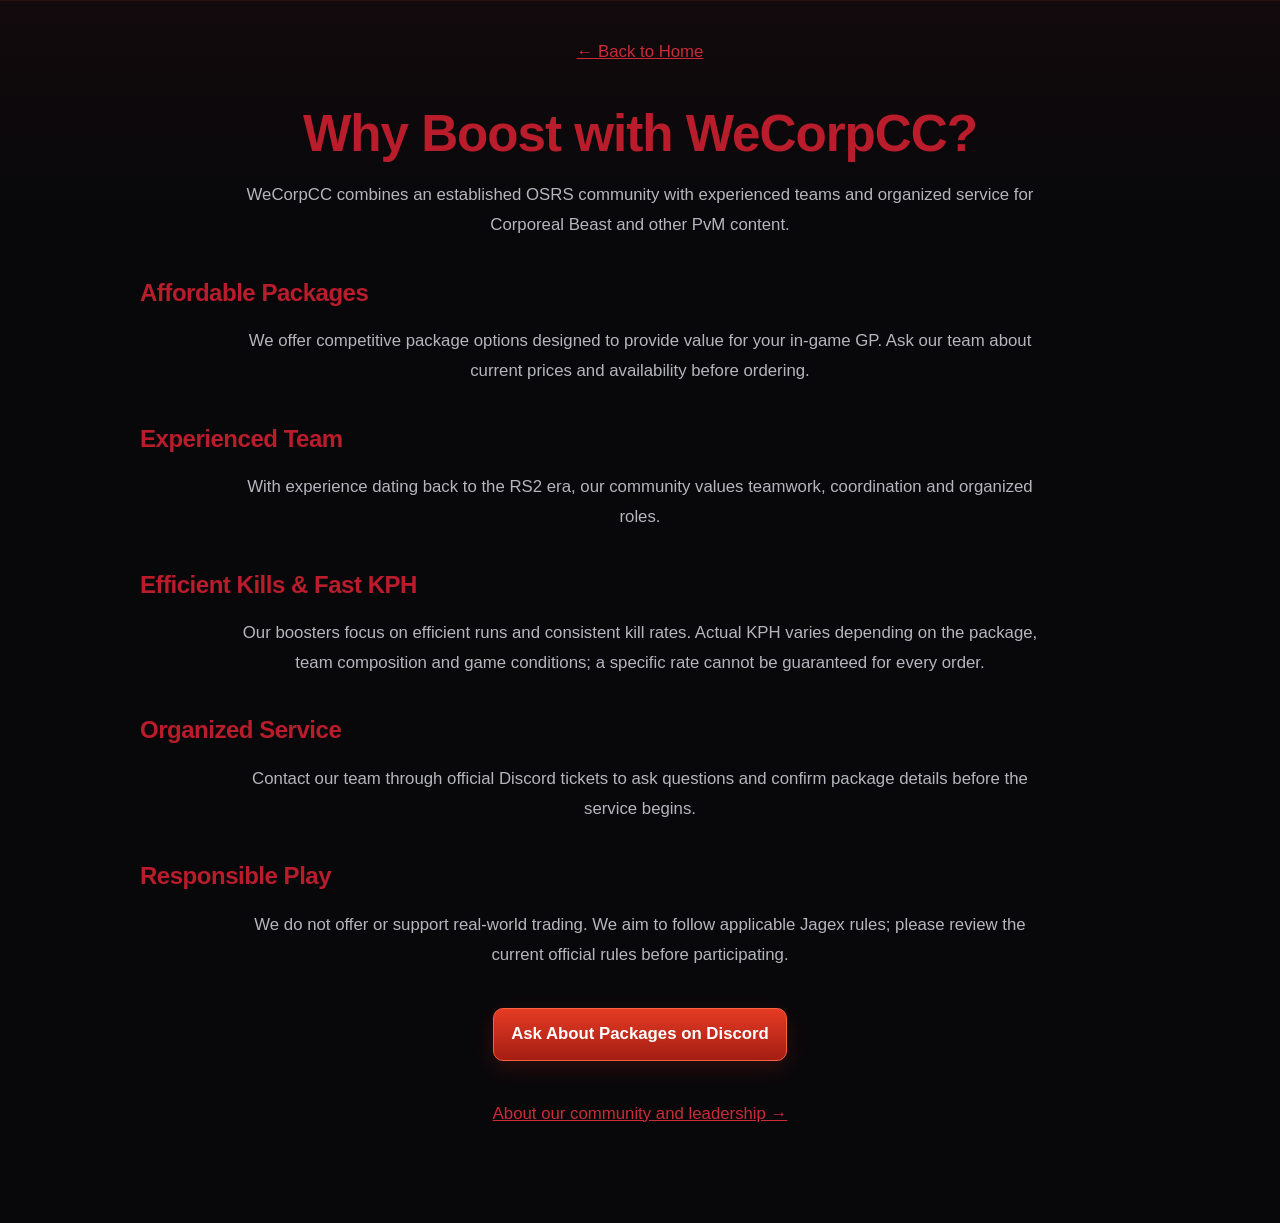
<file: why-boost-wecorpcc.html>
<!doctype html>
<html lang="en">
<head>
<meta charset="utf-8">
<meta name="viewport" content="width=device-width, initial-scale=1">
<meta name="description" content="Discover WeCorpCC OSRS Corp boosting, affordable packages, experienced boosters and efficient team coordination.">
<title>Why Boost with WeCorpCC? | OSRS Corp Boosting</title>
<link rel="stylesheet" href="style.css">
</head>
<body>
<main class="seo-content info-page"><div class="content-wrap">
<p><a href="index.html">← Back to Home</a></p>
<h1>Why Boost with WeCorpCC?</h1>
<p>WeCorpCC combines an established OSRS community with experienced teams and organized service for Corporeal Beast and other PvM content.</p>
<h2>Affordable Packages</h2>
<p>We offer competitive package options designed to provide value for your in-game GP. Ask our team about current prices and availability before ordering.</p>
<h2>Experienced Team</h2>
<p>With experience dating back to the RS2 era, our community values teamwork, coordination and organized roles.</p>
<h2>Efficient Kills &amp; Fast KPH</h2>
<p>Our boosters focus on efficient runs and consistent kill rates. Actual KPH varies depending on the package, team composition and game conditions; a specific rate cannot be guaranteed for every order.</p>
<h2>Organized Service</h2>
<p>Contact our team through official Discord tickets to ask questions and confirm package details before the service begins.</p>
<h2>Responsible Play</h2>
<p>We do not offer or support real-world trading. We aim to follow applicable Jagex rules; please review the current official rules before participating.</p>
<p><a class="service-discord" href="https://discord.gg/HXAknJguVH" target="_blank" rel="noopener noreferrer">Ask About Packages on Discord</a></p>
<p><a href="about-us.html">About our community and leadership →</a></p>
</div></main>
</body>
</html>
</file>
<file: style.css>
/* WeCorpCC homepage
   Restores the missing homepage stylesheet and keeps the image-map design responsive.
*/

:root {
  --bg: #050507;
  --panel: #0d0d11;
  --panel-2: #141419;
  --line: #3a1b18;
  --red: #ff3b25;
  --orange: #ff8a1f;
  --gold: #f6c453;
  --text: #f4f4f5;
  --muted: #b5b5bd;
}

* {
  box-sizing: border-box;
}

html {
  scroll-behavior: smooth;
  background: var(--bg);
}

body {
  margin: 0;
  background:
    radial-gradient(circle at 50% 0%, rgba(125, 24, 14, .18), transparent 35rem),
    var(--bg);
  color: var(--text);
  font-family: Inter, "Segoe UI", Arial, sans-serif;
  line-height: 1.6;
}

a {
  color: inherit;
}

/* The homepage artwork is the visual hero.
   Hotspots sit over the artwork and scale with it. */
.site-shell {
  position: relative;
  width: min(100%, 1536px);
  margin: 0 auto;
  background: #000;
  overflow: hidden;
  box-shadow: 0 20px 70px rgba(0, 0, 0, .6);
}

.design-image {
  display: block;
  width: 100%;
  height: auto;
  user-select: none;
}


.hotspots {
  position: absolute;
  inset: 0;
  z-index: 20;
  pointer-events: none;
}


.hotspot {
  position: absolute;
  z-index: 5;
  display: block;
  pointer-events: auto;
  border-radius: 10px;
  outline: 0;
  transition: background-color .16s ease, box-shadow .16s ease, transform .16s ease;
}

.hotspot:hover,
.hotspot:focus-visible {
  background: rgba(255, 74, 36, .08);
  box-shadow: inset 0 0 0 2px rgba(255, 119, 61, .55), 0 0 20px rgba(255, 63, 31, .2);
}

.hotspot:active {
  transform: scale(.985);
}

/* Click areas measured as percentages of the 1536px homepage artwork. */
.home        { left: 29.2%; top: 3.7%; width: 4.5%; height: 1.8%; }
.corp-nav    { left: 35.0%; top: 3.7%; width: 8.4%; height: 1.8%; }
.raids-nav   { left: 44.5%; top: 3.7%; width: 4.5%; height: 1.8%; }
.gwd-nav     { left: 50.2%; top: 3.7%; width: 7.8%; height: 1.8%; }
.reviews-nav { left: 59.0%; top: 3.7%; width: 5.4%; height: 1.8%; }
.how-nav     { left: 65.6%; top: 3.7%; width: 7.3%; height: 1.8%; }
.faq-nav     { left: 74.0%; top: 3.7%; width: 3.4%; height: 1.8%; }

.discord-top {
  left: 81.5%;
  top: 2.9%;
  width: 10.0%;
  height: 3.0%;
}

.discord-main {
  left: 34.1%;
  top: 22.1%;
  width: 14.2%;
  height: 3.2%;
}

.prices-main {
  left: 29.1%;
  top: 52.4%;
  width: 12.5%;
  height: 6.5%;
  z-index: 100;
}





/* Clickable service buttons aligned with homepage artwork */


/* Homepage clickable areas — measured from 1402 x 1122 artwork */

/* Top navigation */
.home {
  left: 25.6%;
  top: 2.2%;
  width: 4%;
  height: 3%;
}

.corp-nav {
  left: 30.8%;
  top: 2.2%;
  width: 9.5%;
  height: 3%;
}

.raids-nav {
  left: 41.5%;
  top: 2.2%;
  width: 4.5%;
  height: 3%;
}

.gwd-nav {
  left: 47.2%;
  top: 2.2%;
  width: 8.7%;
  height: 3%;
}

.reviews-nav {
  left: 57%;
  top: 2.2%;
  width: 5.7%;
  height: 3%;
}

.how-nav {
  left: 64.3%;
  top: 2.2%;
  width: 8.7%;
  height: 3%;
}

.faq-nav {
  left: 74.1%;
  top: 2.2%;
  width: 3.5%;
  height: 3%;
}

/* Discord buttons */
.discord-top {
  left: 82.1%;
  top: 1.8%;
  width: 14.2%;
  height: 4.2%;
}

.discord-main {
  left: 3.5%;
  top: 38.6%;
  width: 23.7%;
  height: 4.7%;
}

/* Main VIEW PRICES button */
.prices-main {
  left: 28.6%;
  top: 38.6%;
  width: 12.2%;
  height: 4.7%;
}

/* Four service cards */
.corp-card {
  left: 7.1%;
  top: 75.7%;
  width: 16.2%;
  height: 3.4%;
}

.raids-card {
  left: 29.5%;
  top: 75.7%;
  width: 16.3%;
  height: 3.4%;
}

.gwd-card {
  left: 52.2%;
  top: 75.7%;
  width: 16.3%;
  height: 3.4%;
}

.events-card {
  left: 74.5%;
  top: 75.7%;
  width: 16.3%;
  height: 3.4%;
}


/* Real HTML content below the artwork */
.seo-content {
  position: relative;
  padding: 64px 22px 80px;
  border-top: 1px solid #27110f;
  background:
    linear-gradient(180deg, rgba(255, 53, 28, .045), transparent 13rem),
    #08080b;
}

.content-wrap {
  width: min(1120px, 100%);
  margin: 0 auto;
}

.seo-content h1,
.seo-content h2 {
  margin-top: 0;
  color: #fff;
  line-height: 1.15;
  letter-spacing: -.02em;
}

.seo-content h1 {
  margin-bottom: 16px;
  font-size: clamp(2rem, 4vw, 3.25rem);
  text-align: center;
}

.content-wrap > p {
  max-width: 800px;
  margin: 0 auto 38px;
  color: var(--muted);
  text-align: center;
  font-size: 1.05rem;
}

.seo-grid {
  display: grid;
  grid-template-columns: repeat(2, minmax(0, 1fr));
  gap: 18px;
  margin: 34px 0;
}

.seo-grid article,
#reviews,
#how,
#faq {
  border: 1px solid #30201e;
  border-radius: 16px;
  background:
    linear-gradient(145deg, rgba(255, 73, 37, .045), transparent 55%),
    var(--panel);
  box-shadow: 0 16px 38px rgba(0, 0, 0, .24);
}

.seo-grid article {
  padding: 26px;
}

.seo-grid h2 {
  margin-bottom: 10px;
  font-size: 1.35rem;
}

.seo-grid p,
#reviews p,
#how p,
#faq p {
  color: var(--muted);
}

.service-discord,
.mobile-discord {
  display: inline-flex;
  align-items: center;
  justify-content: center;
  min-height: 44px;
  padding: 10px 17px;
  border: 1px solid #ff603f;
  border-radius: 10px;
  background: linear-gradient(180deg, #e43b24, #a51d13);
  color: #fff;
  font-weight: 800;
  text-decoration: none;
  box-shadow: 0 7px 22px rgba(205, 42, 24, .2);
  transition: transform .16s ease, filter .16s ease, box-shadow .16s ease;
}

.service-discord:hover,
.mobile-discord:hover {
  filter: brightness(1.12);
  transform: translateY(-1px);
  box-shadow: 0 9px 28px rgba(229, 56, 30, .28);
}

#reviews,
#how,
#faq {
  margin-top: 18px;
  padding: 28px;
}

#reviews h2,
#how h2,
#faq h2 {
  margin-bottom: 8px;
}

details {
  overflow: hidden;
  margin-top: 12px;
  border: 1px solid #312321;
  border-radius: 10px;
  background: var(--panel-2);
}

summary {
  padding: 15px 17px;
  cursor: pointer;
  color: #fff;
  font-weight: 750;
}

details p {
  margin: 0;
  padding: 0 17px 17px;
}

.mobile-discord {
  width: min(420px, 100%);
  margin: 30px auto 0;
  display: flex;
  background: linear-gradient(180deg, #f1492e, #b31f14);
}

@media (max-width: 850px) {
  .seo-grid {
    grid-template-columns: 1fr;
  }

  .seo-content {
    padding-top: 42px;
  }
}

@media (max-width: 620px) {
  /* The desktop artwork remains fully visible on phones.
     The image-map links become too small to be practical, so the real content
     and Discord CTA below provide touch-friendly navigation. */
  .hotspots {
    display: none;
  }

  .seo-content {
    padding: 34px 14px 56px;
  }

  .seo-grid article,
  #reviews,
  #how,
  #faq {
    padding: 20px;
    border-radius: 13px;
  }
}

@media (prefers-reduced-motion: reduce) {
  html {
    scroll-behavior: auto;
  }

  *,
  *::before,
  *::after {
    transition: none !important;
  }
}

/* WeCorpCC Live Statistics */
.live-stats {
  max-width: 1402px;
  margin: 0 auto;
  padding: 45px 24px;
  background: #0c0c12;
  color: #fff;
  text-align: center;
  box-sizing: border-box;
}

.live-stats h2 {
  margin: 0 0 30px;
  font-size: clamp(24px, 3vw, 36px);
  color: #ff874b;
}

.live-stats-grid {
  display: grid;
  grid-template-columns: repeat(4, minmax(0, 1fr));
  gap: 16px;
}

.live-stats-grid > div {
  padding: 25px 12px;
  background: #171720;
  border: 1px solid #39313a;
  border-radius: 14px;
}

.live-stats-grid strong {
  display: block;
  font-size: clamp(24px, 3vw, 38px);
  color: #fff;
}

.live-stats-grid span {
  display: block;
  margin-top: 10px;
  color: #c4bec5;
  font-size: 14px;
}

#stats-status {
  margin-top: 24px;
  color: #a8a8b3;
  font-size: 13px;
}

@media (max-width: 850px) {
  .live-stats-grid {
    grid-template-columns: repeat(2, minmax(0, 1fr));
  }
}

@media (max-width: 480px) {
  .live-stats {
    padding: 32px 14px;
  }
}

/* OSRS sigil icons in live statistics */
.sigil-icon {
  display: block;
  width: 64px;
  height: 64px;
  object-fit: contain;
  margin: 0 auto 12px;
}

/* Small achievement heading above live statistics */
.stats-achievement {
  font-size: 14px;
  font-weight: 600;
  color: #e6c477;
  margin: 0 0 10px;
  letter-spacing: 0.5px;
}

/* Three equal sigil cards after removing the Total Sigils card */
@media (min-width: 851px) {
  .live-stats-grid {
    grid-template-columns: repeat(3, minmax(0, 1fr));
  }
}

/* Center the live total sigils above the statistics title */
.stats-achievement {
  text-align: center;
}

.stats-achievement #stat-total-heading {
  display: block;
  font-size: clamp(34px, 4vw, 48px);
  font-weight: 800;
  line-height: 1.2;
  color: #ffffff;
}

.stats-achievement #stat-total-heading + span {
  display: block;
  margin-top: 6px;
  font-size: 17px;
}


/* WeCorpCC About Us and Why Boost information pages */
.info-page {
  min-height: 60vh;
  padding: 36px 0 56px;
}
.info-page .content-wrap {
  max-width: 1000px;
}
.info-page h1,
.info-page h2 {
  color: #b91c2b;
}
.info-page p {
  line-height: 1.8;
}
.info-page a:not(.service-discord) {
  color: #c92b38;
}


/* Visible WeCorpCC navigation buttons */
#quick-links {
  display: flex;
  flex-wrap: wrap;
  justify-content: center;
  gap: 14px;
  padding: 22px 16px;
  background: #100b0e;
}
#quick-links a {
  display: inline-flex;
  align-items: center;
  justify-content: center;
  min-height: 46px;
  padding: 11px 20px;
  border: 1px solid #a33a48;
  border-radius: 8px;
  background: #24171d;
  color: #fff;
  font-weight: 700;
  text-decoration: none;
}
#quick-links a:hover {
  background: #49202a;
  border-color: #ff454c;
}
@media (max-width: 620px) {
  #quick-links a {
    flex: 1 1 100%;
  }
}
</file>
<file: corp-boosting.css>
*{box-sizing:border-box}html{scroll-behavior:smooth}body{margin:0;background:#050506;color:#eee;font-family:Arial,Helvetica,sans-serif;background-image:radial-gradient(circle at 50% 0,#2a0707 0,transparent 35%);line-height:1.5}header{height:78px;display:flex;align-items:center;justify-content:space-between;padding:0 max(5vw,24px);border-bottom:1px solid #381010;background:#030304;position:sticky;top:0;z-index:5}.brand{font-size:27px;font-weight:900;color:#fff;text-decoration:none;font-style:italic}.brand span{color:#e31b23}.brand small{display:block;font-size:10px;letter-spacing:2px;font-style:normal;text-align:center}nav{display:flex;gap:28px;align-items:center}nav a{color:#eee;text-decoration:none;font-size:13px;font-weight:700}nav a:hover,.active{color:#ef252d}.hero{text-align:center;padding:90px 20px 75px;max-width:1000px;margin:auto}.eyebrow{color:#ef252d;font-weight:800;letter-spacing:4px}.hero h1{font-size:clamp(42px,6vw,76px);line-height:.95;margin:14px 0 24px}.hero h1 span{display:block;color:#e21d25}.hero>p:not(.eyebrow){max-width:750px;margin:0 auto 34px;color:#c9c9c9;font-size:18px}.primary,.grid article a{display:inline-block;background:linear-gradient(#e2262d,#8c0b10);border:1px solid #ff3d44;color:white;text-decoration:none;font-weight:800;padding:15px 25px;border-radius:4px}.prices,.info{max-width:1250px;margin:auto;padding:40px 24px 75px}.prices h2,.info h2,.cta h2{text-align:center;font-size:34px;margin-bottom:5px}.sub{text-align:center;color:#aaa;margin-top:0;margin-bottom:32px}.grid{display:grid;grid-template-columns:repeat(5,1fr);gap:16px}.grid article{background:linear-gradient(180deg,#151518,#09090b);border:1px solid #522126;padding:25px 18px;text-align:center;position:relative;min-height:365px}.grid article:hover{transform:translateY(-4px);border-color:#e3272e}.grid .featured{border-color:#e3272e;box-shadow:0 0 30px #5a0808}.tag{font-size:10px;font-weight:900;color:#ff4c52;letter-spacing:1px}.tag.gold{color:#ffb62e}.tag.purple{color:#c17aff}.grid h3{font-size:20px;margin:15px 0}.price{font-size:35px;color:#fff;font-weight:900;margin:15px 0}.price small{font-size:13px;color:#aaa}.grid article p{border-top:1px solid #252529;padding-top:10px;color:#bbb}.grid article a{margin-top:12px;padding:11px 17px;font-size:12px}.info{border-top:1px solid #351013}.info-grid{display:grid;grid-template-columns:repeat(3,1fr);gap:18px;margin-top:30px}.info-grid div{background:#0d0d10;border:1px solid #2b2022;padding:24px}.info-grid h3{color:#ef2b32;margin-top:0}.info-grid p{color:#bbb}.cta{text-align:center;padding:70px 20px 90px;background:linear-gradient(180deg,transparent,#220506)}.cta p{color:#aaa;margin-bottom:28px}footer{text-align:center;padding:25px;color:#777;border-top:1px solid #261012}@media(max-width:1000px){.grid{grid-template-columns:repeat(2,1fr)}}@media(max-width:700px){header{height:auto;padding:16px 18px;gap:15px}.brand{font-size:20px}nav{gap:12px}nav a{font-size:10px}.grid,.info-grid{grid-template-columns:1fr}.hero{padding-top:60px}}
</file>
